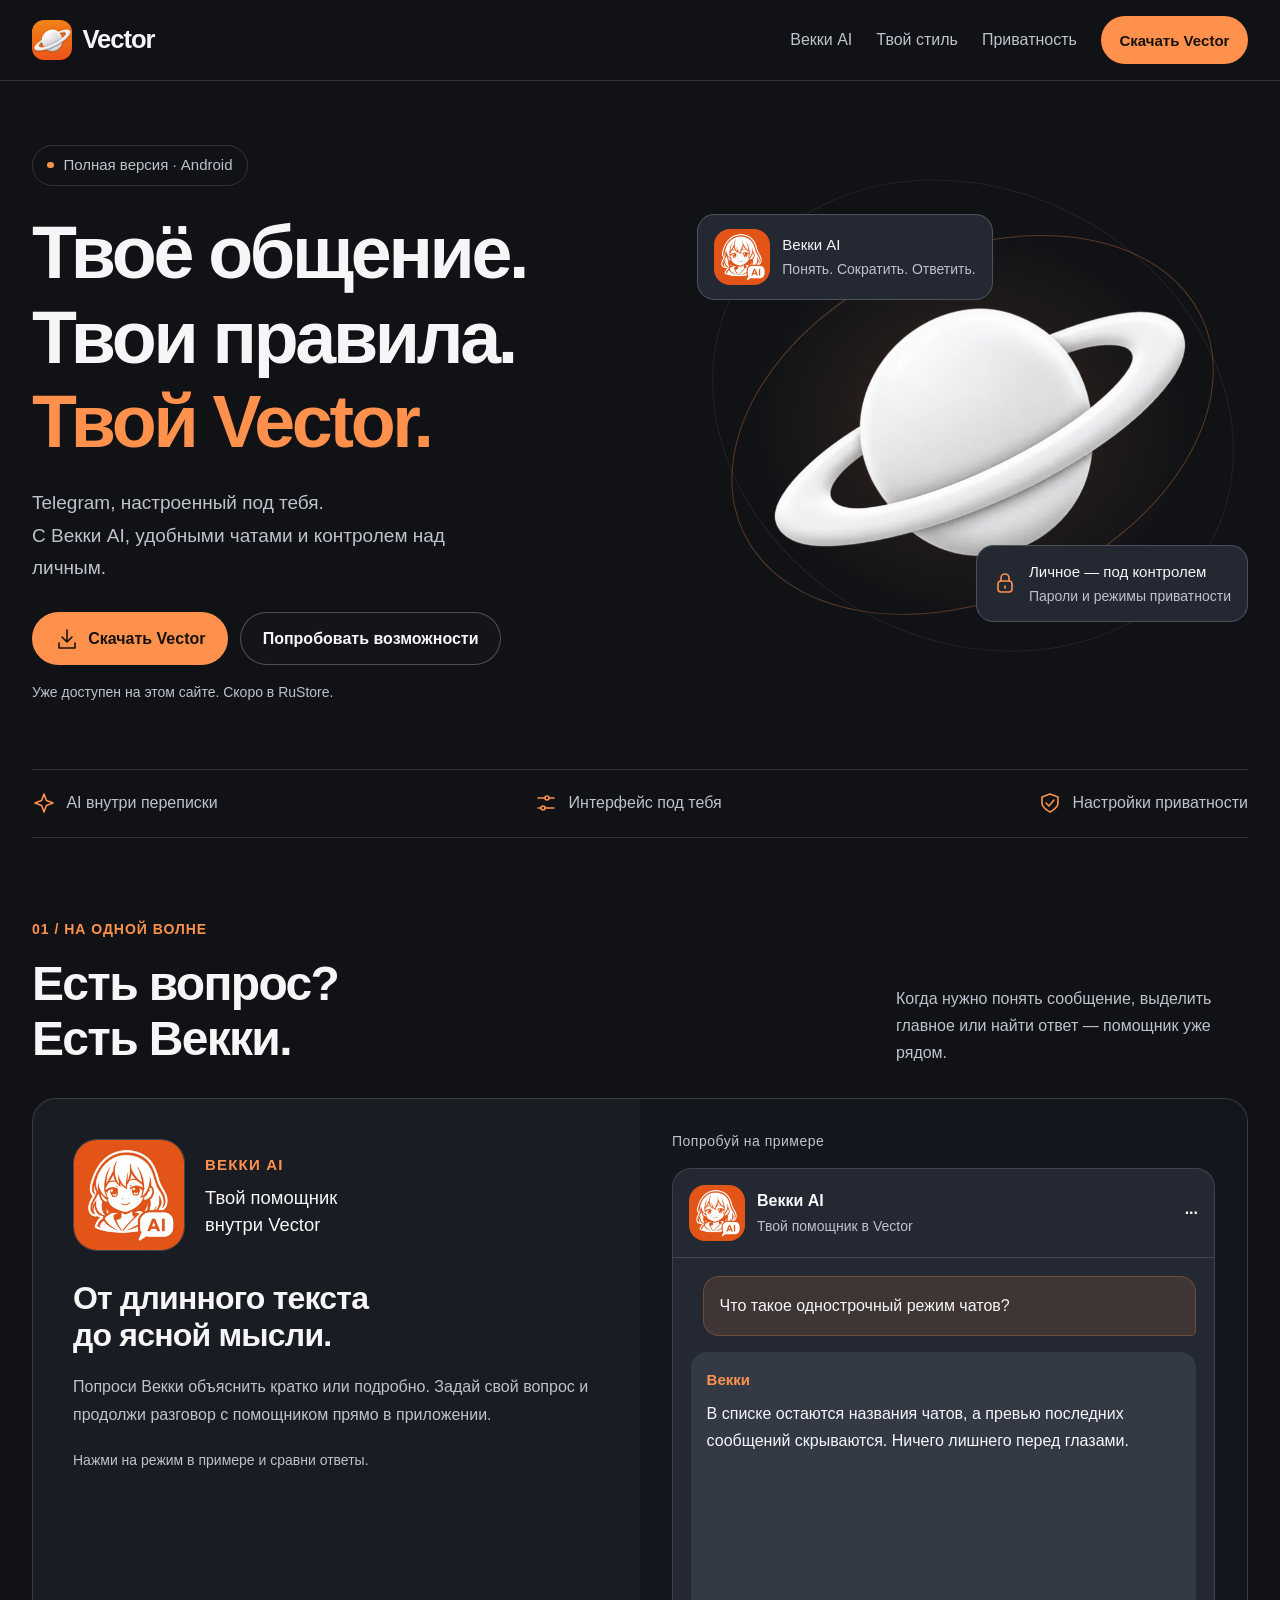
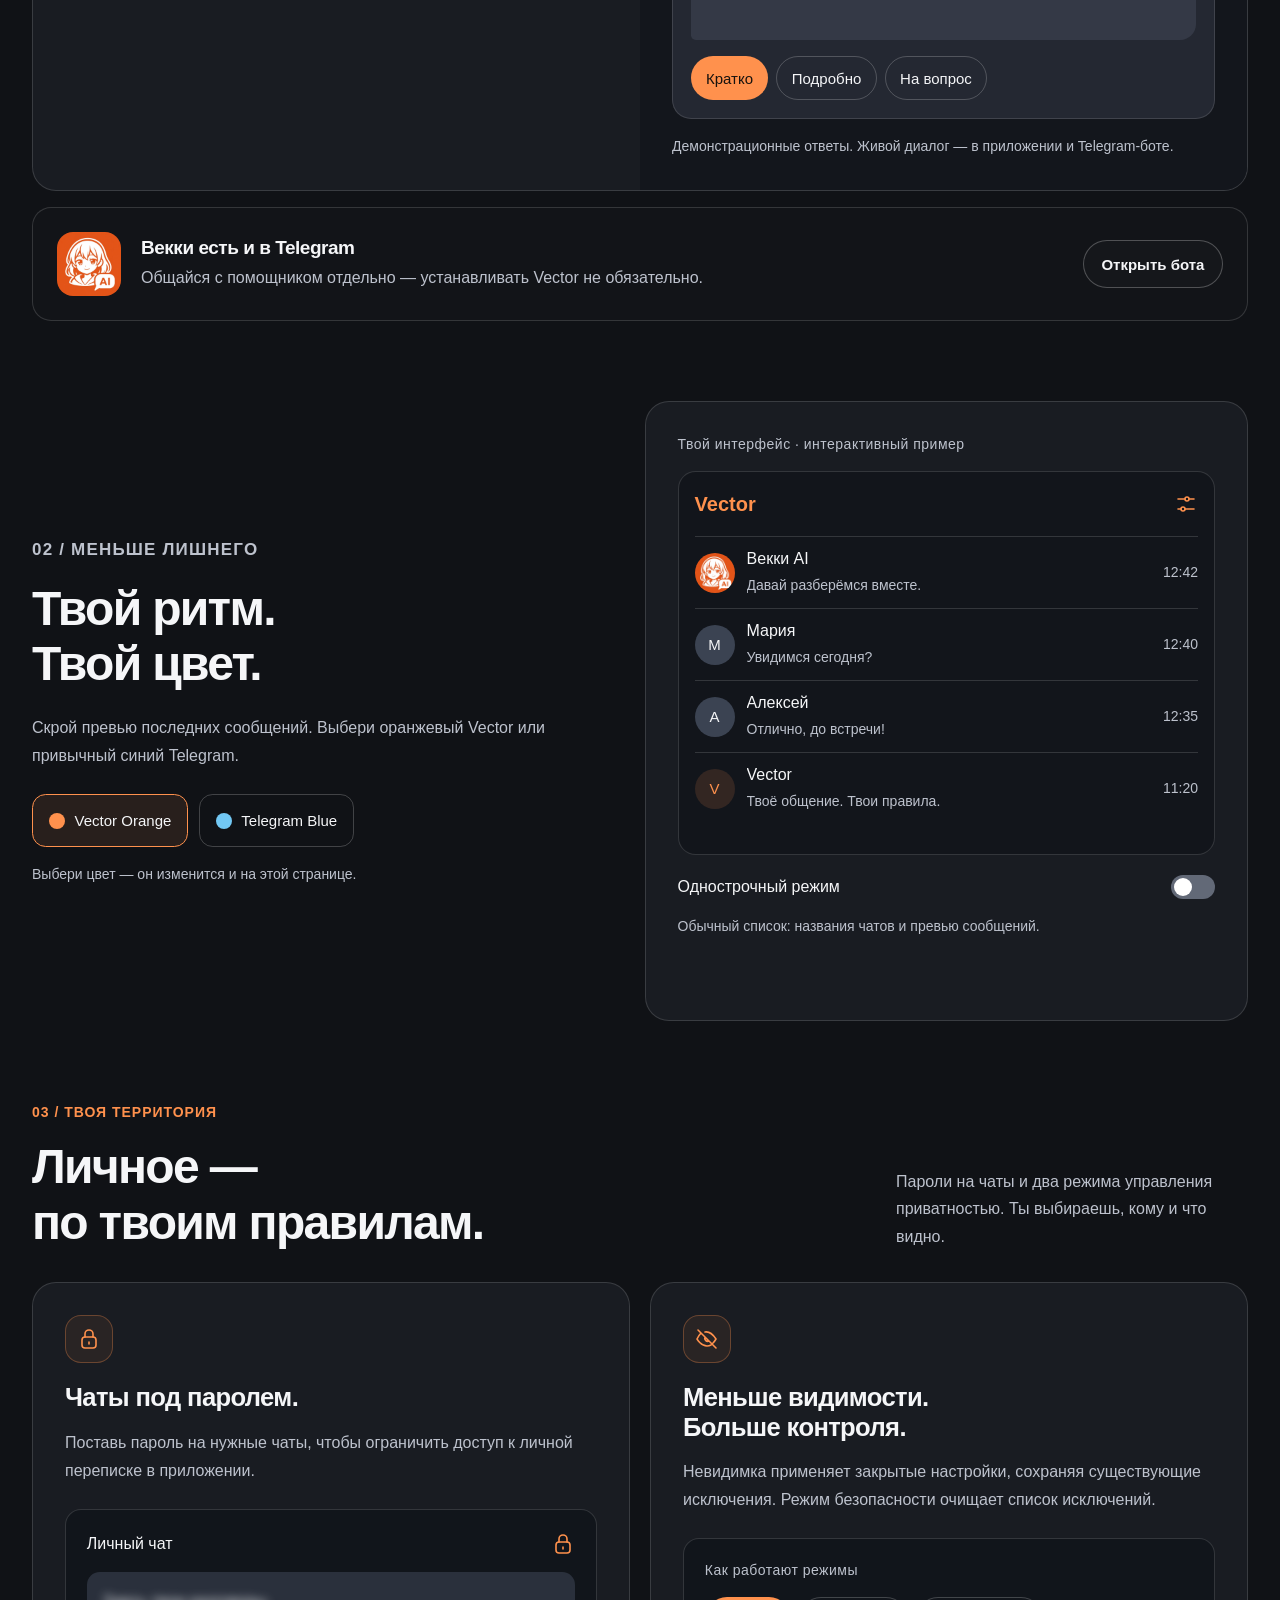
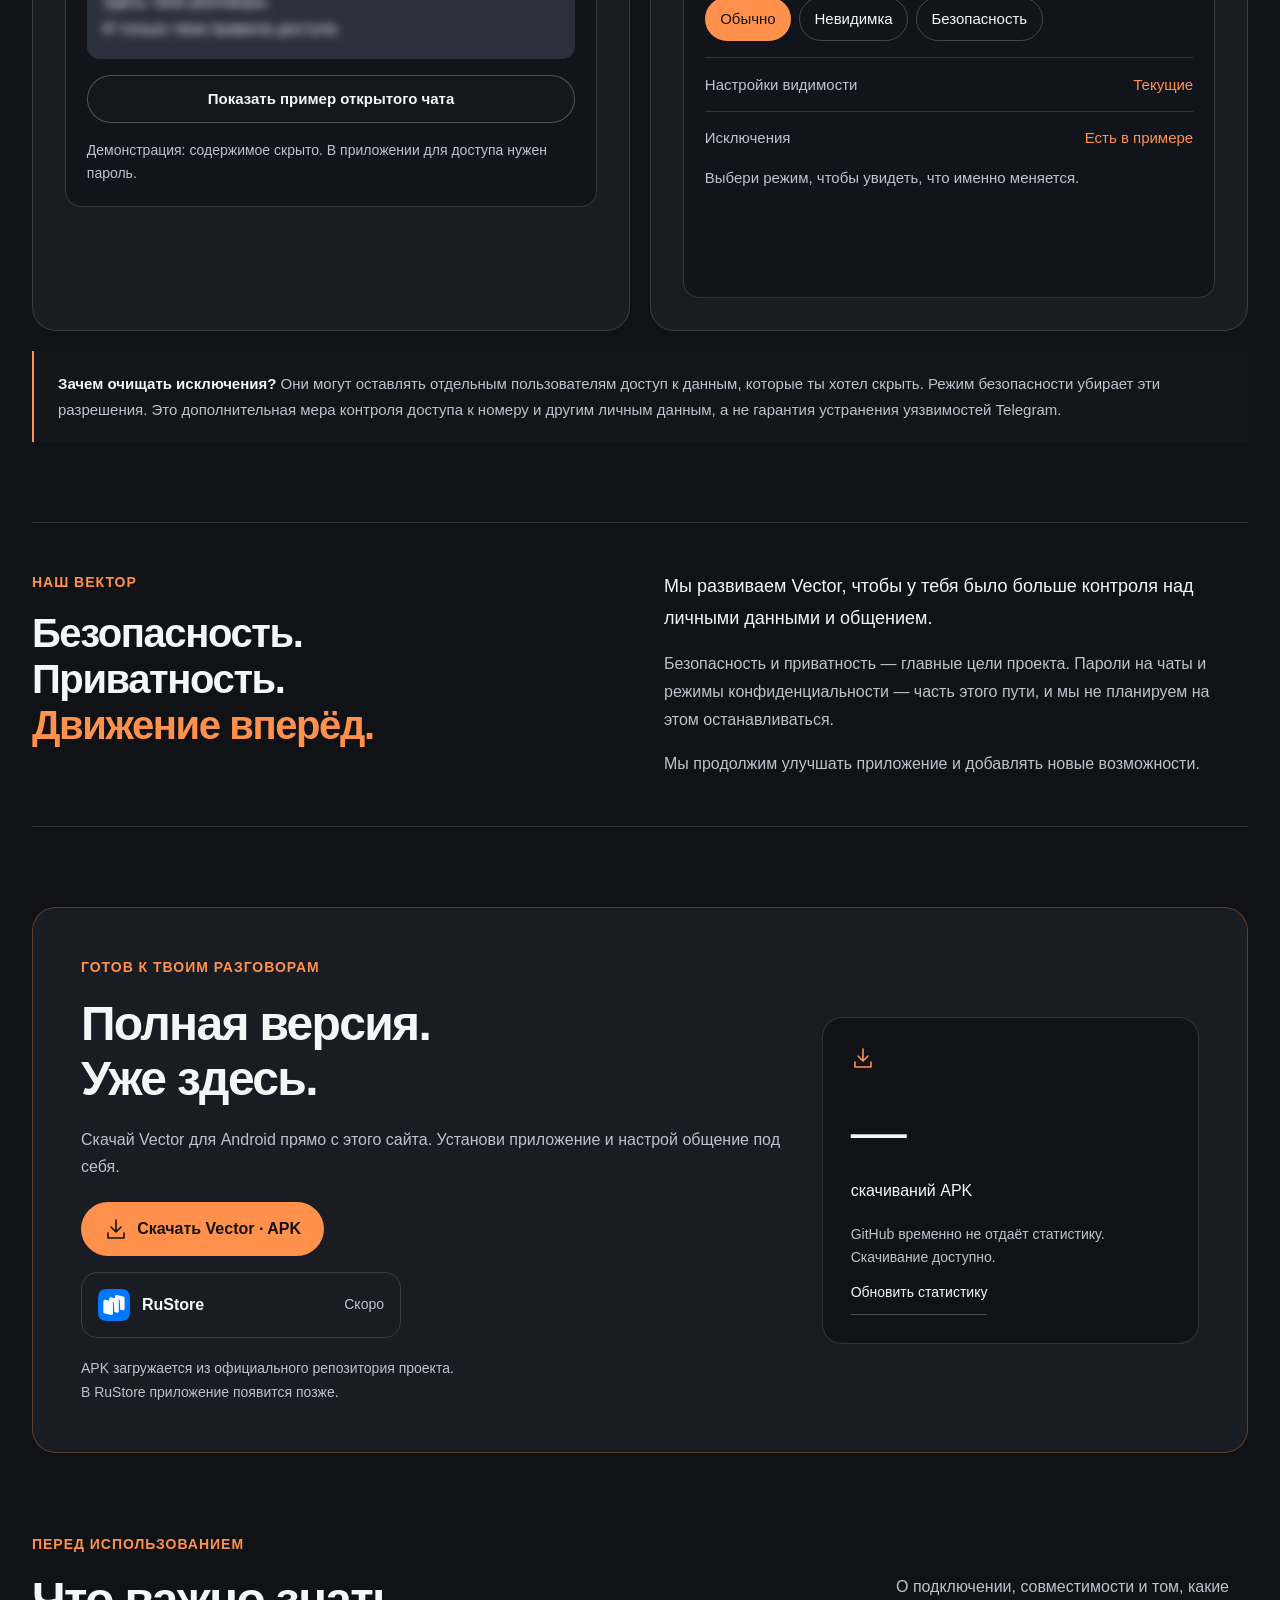
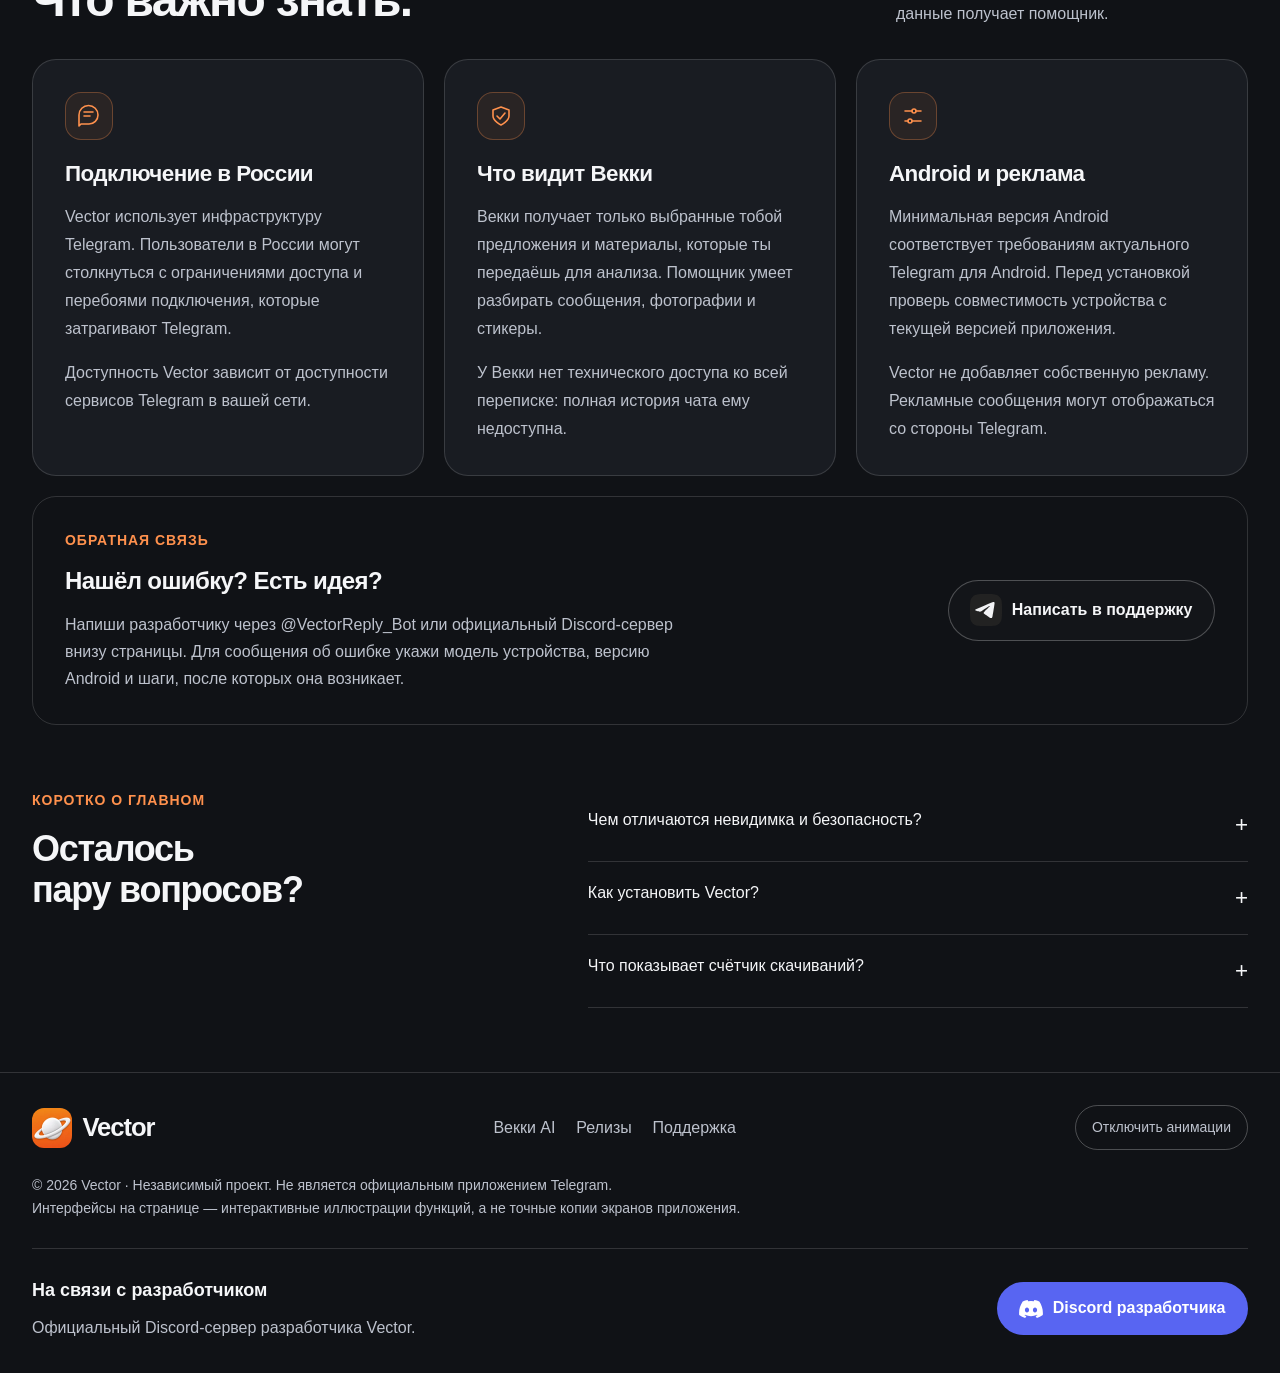
<file: index.html>
<!doctype html>
<html lang="ru"><head><meta charset="utf-8"><meta name="viewport" content="width=device-width,initial-scale=1"><meta name="theme-color" content="#101216"><meta name="color-scheme" content="dark"><meta name="supported-color-schemes" content="dark"><meta name="darkreader-lock"><meta name="description" content="Vector для Android: Telegram-клиент с Векки AI, однострочными чатами, паролями и режимами приватности. Полная версия доступна для скачивания."><title>Vector — твоё общение, твои правила</title><link rel="icon" href="[data-uri]">
<style>
:root{color-scheme:dark;color-scheme:only dark;--bg:#101216;--surface:#191c22;--text:#f5f6f8;--muted:#bdc2cd;--line:#ffffff24;--accent:#ff914d;--accent-rgb:255,145,77;--ink:#17120e}*{box-sizing:border-box}html{font-size:100%;scroll-behavior:smooth;scroll-padding-top:6rem;background:#101216;-webkit-text-size-adjust:100%;text-size-adjust:100%}body{margin:0;font:1rem/1.6 Arial,Helvetica,sans-serif;background:var(--bg);color:var(--text);-webkit-font-smoothing:antialiased}body.blue{--accent:#72c8f4;--accent-rgb:114,200,244;--ink:#10202b}body{-webkit-user-select:none;user-select:none;-webkit-touch-callout:none}img{-webkit-user-drag:none;user-drag:none;display:block;max-width:100%;height:auto}a{color:inherit;text-decoration:none}button{font:inherit;cursor:pointer;color:inherit}a,button{touch-action:manipulation;-webkit-tap-highlight-color:transparent}button:focus-visible,a:focus-visible,summary:focus-visible{outline:3px solid var(--accent);outline-offset:5px}h1,h2,h3,p{margin:0}h1,h2,h3{line-height:1.15;overflow-wrap:break-word}h1{font-size:4.6rem;letter-spacing:-.045em}h2{font-size:3rem;letter-spacing:-.035em;font-weight:600}h3{font-size:1.6rem;letter-spacing:-.025em}svg{width:1.5rem;height:1.5rem;fill:none;stroke:currentColor;stroke-width:1.6;stroke-linecap:round;stroke-linejoin:round;flex-shrink:0}.wrap{width:calc(100% - 4rem);max-width:76rem;margin:auto}.skip{position:fixed;top:-5rem;left:1rem;background:white;color:#101216;padding:1rem;z-index:100}.skip:focus{top:1rem}.progress{position:fixed;inset:0 0 auto;height:3px;transform-origin:left;transform:scaleX(0);background:var(--accent);z-index:60;pointer-events:none}header{position:sticky;top:0;background:#101216;z-index:50;border-bottom:1px solid var(--line)}.nav{display:flex;align-items:center;gap:1.5rem;min-height:5rem;padding-block:.75rem}.brand{display:flex;align-items:center;gap:.65rem;font-size:1.6rem;line-height:1;font-weight:700;letter-spacing:-.04em}.brand img{width:2.5rem;height:2.5rem;border-radius:.75rem}.navlinks{display:flex;gap:1.5rem;margin-left:auto;font-size:1rem;color:var(--muted)}.navlinks a:hover,.footer-links a:hover{color:var(--accent)}.btn{display:inline-flex;justify-content:center;align-items:center;gap:.6rem;min-height:3rem;padding:.85rem 1.35rem;background:var(--accent);color:var(--ink);border:1px solid transparent;border-radius:2rem;font-size:1rem;font-weight:700;line-height:1.4;text-align:center;transition:background .2s,transform .2s;max-width:100%}.btn:hover{transform:translateY(-2px)}.btn.ghost{background:#ffffff04;color:var(--text);border-color:#ffffff40}.btn.ghost:hover{background:#ffffff10}.btn.small{font-size:.9375rem;padding:.7rem 1.1rem}.actions{display:flex;gap:.75rem;flex-wrap:wrap;margin-top:1.75rem}.eyebrow{font-size:.875rem;font-weight:700;letter-spacing:.07em;text-transform:uppercase;color:var(--accent);margin-bottom:1rem}.pill{display:inline-flex;align-items:center;gap:.6rem;font-size:.9375rem;line-height:1.5;color:var(--muted);border:1px solid var(--line);padding:.5rem .9rem;border-radius:2rem}.pill i{width:.4rem;height:.4rem;background:var(--accent);border-radius:50%;flex-shrink:0}.hero{display:grid;grid-template-columns:1.15fr 1fr;align-items:center;gap:2rem;padding:4rem 0}.hero .pill{margin-bottom:1.6rem}.hero h1 em{font-style:normal;color:var(--accent)}.lead{font-size:1.1875rem;line-height:1.7;color:var(--muted);margin-top:1.4rem;max-width:30rem}.micro,.caption,.fineprint{font-size:.875rem!important;line-height:1.65;color:var(--muted);margin-top:1rem}.hero-space{height:30rem;position:relative;isolation:isolate;min-width:0}.space-glow{position:absolute;inset:5%;background:radial-gradient(ellipse,rgba(var(--accent-rgb),.16),transparent 65%)}.orbit{position:absolute;left:4%;top:14%;width:92%;height:72%;border:1px solid rgba(var(--accent-rgb),.3);border-radius:50%;transform:rotate(-25deg);pointer-events:none}.orbit.second{inset:1%;width:98%;height:94%;transform:rotate(28deg);border-color:#ffffff12}.planet-wrap{position:absolute;inset:4% -4%;pointer-events:none;will-change:transform;backface-visibility:hidden}.planet{width:100%;height:100%;object-fit:contain;pointer-events:none;animation:float 8s ease-in-out infinite}.space-chip{position:absolute;display:flex;gap:.75rem;align-items:center;padding:.9rem 1rem;border:1px solid #ffffff30;border-radius:1.1rem;background:#242832;z-index:4;font-size:.9375rem;line-height:1.4;max-width:95%}.space-chip small{display:block;font-size:.875rem;color:var(--muted);margin-top:.3rem}.space-chip svg{color:var(--accent)}.chip-ai{left:0;top:6%}.chip-lock{right:0;bottom:9%}.space-note{display:none}.vekki-icon{width:3.5rem;height:3.5rem;object-fit:cover;border-radius:1rem;flex-shrink:0}.intro-line{display:flex;justify-content:space-between;gap:1.25rem;padding:1.3rem 0;border-block:1px solid var(--line);font-size:1rem;color:var(--muted)}.intro-line span{display:flex;align-items:center;gap:.65rem}.intro-line svg{color:var(--accent)}.section{padding-top:5rem}.section-heading{display:flex;align-items:end;justify-content:space-between;gap:3rem;margin-bottom:2rem}.section-heading>p{font-size:1rem;line-height:1.7;color:var(--muted);max-width:22rem}.feature-shell{display:grid;grid-template-columns:1fr 1fr;border:1px solid var(--line);border-radius:1.5rem;background:var(--surface);overflow:hidden}.copy{padding:2.5rem;min-width:0}.copy h3{font-size:2rem}.copy>p:not(.eyebrow){font-size:1rem;line-height:1.75;color:var(--muted);margin-top:1.2rem}.vekki-identity{display:flex;align-items:center;gap:1.25rem;margin-bottom:1.8rem}.vekki-identity>img{width:7rem;height:7rem;object-fit:cover;border-radius:1.5rem;flex-shrink:0;border:1px solid #ffffff30}.vekki-identity span{font-size:.9375rem;letter-spacing:.08em;color:var(--accent);font-weight:700}.vekki-identity p{font-size:1.15rem;line-height:1.5;margin-top:.4rem}.feature-list{list-style:none;margin:1.5rem 0 0;padding:0}.feature-list li{display:flex;gap:.8rem;border-top:1px solid var(--line);padding:.8rem 0;font-size:1rem}.feature-list span{color:var(--accent)}.ai-art{background:#13161c;padding:2rem;min-width:0;display:flex;flex-direction:column;justify-content:center}.demo-caption{font-size:.875rem;line-height:1.5;letter-spacing:.035em;color:var(--muted);margin-bottom:1rem}.chat-window{background:#242832;border:1px solid #ffffff20;border-radius:1.2rem;min-width:0;overflow:hidden}.chat-top{display:flex;gap:.75rem;align-items:center;padding:1rem;border-bottom:1px solid var(--line);font-size:1rem;font-weight:700;line-height:1.4}.chat-top small{display:block;color:var(--muted);font-size:.875rem;font-weight:400;margin-top:.3rem}.ai-avatar{width:3.5rem;height:3.5rem;border-radius:1rem;overflow:hidden;flex-shrink:0}.ai-avatar img,.vekki-avatar img{width:100%;height:100%;object-fit:cover}.dots{margin-left:auto}.chat-body{padding:1.1rem}.message{padding:1rem;background:#343946;border-radius:1rem;font-size:1rem;line-height:1.65}.message.sent{background:rgba(var(--accent-rgb),.12);border:1px solid rgba(var(--accent-rgb),.25);margin-left:.75rem;border-bottom-right-radius:.3rem}.message.reply{margin-top:1rem;min-height:18rem;border-bottom-left-radius:.3rem}.reply strong{display:block;font-size:.9375rem;color:var(--accent);margin-bottom:.5rem}.demo-controls{display:flex;gap:.5rem;flex-wrap:wrap;margin-top:1rem}.choice{padding:.7rem .9rem;min-height:2.75rem;border:1px solid #ffffff35;background:transparent;border-radius:2rem;font-size:.9375rem;line-height:1.3;color:var(--text)}.choice[aria-pressed=true]{background:var(--accent);color:var(--ink);border-color:transparent}.demo-footnote{font-size:.875rem;line-height:1.65;color:var(--muted);margin-top:1rem}.bot-strip{display:flex;align-items:center;gap:1.25rem;padding:1.5rem;border:1px solid var(--line);border-radius:1.2rem;margin-top:1rem;background:#ffffff03}.bot-strip h3{font-size:1.1875rem;margin-bottom:.4rem}.bot-strip p{font-size:1rem;color:var(--muted)}.bot-strip .btn{margin-left:auto;flex-shrink:0}.bot-strip .vekki-icon{width:4rem;height:4rem}.personalization{display:grid;grid-template-columns:1fr 1.1fr;gap:4rem;align-items:center}.personalization .copy{padding:0}.personalization h2{margin-bottom:1.4rem}.personalization p{font-size:1.0625rem;line-height:1.75;color:var(--muted)}.swatches{display:flex;flex-wrap:wrap;gap:.65rem;margin-top:1.5rem}.swatch{display:flex;align-items:center;gap:.6rem;padding:.85rem 1rem;border:1px solid #ffffff35;border-radius:.85rem;background:transparent;font-size:.9375rem;min-height:3rem}.swatch i{width:1rem;height:1rem;background:#ff914d;border-radius:50%;flex-shrink:0}.swatch[data-color=blue] i{background:#72c8f4}.swatch[aria-pressed=true]{border-color:var(--accent);background:rgba(var(--accent-rgb),.1)}.settings-demo{padding:2rem;background:var(--surface);border:1px solid var(--line);border-radius:1.5rem;min-width:0;align-self:start}.list-window{height:24rem;min-height:24rem;background:#12151b;border:1px solid var(--line);border-radius:1.1rem;padding:0 1rem;transform:none!important}.list-title{height:4rem;display:flex;align-items:center;justify-content:space-between;color:var(--accent);font-size:1.25rem;font-weight:700}.chat-row,.one-line .chat-row{display:grid;grid-template-columns:2.5rem minmax(0,1fr) 3rem;align-items:center;gap:.75rem;height:4.5rem;padding:0;border-top:1px solid var(--line)}.avatar,.one-line .avatar{width:2.5rem;height:2.5rem;display:grid;place-items:center;border-radius:50%;background:#3b4352;font-size:.9375rem;overflow:hidden}.avatar.accent{color:var(--accent);background:rgba(var(--accent-rgb),.14)}.chat-info{position:relative;min-width:0;height:3.1rem}.chat-info b{position:absolute;top:0;left:0;right:0;line-height:1.4rem;font-size:1rem;white-space:nowrap;overflow:hidden;text-overflow:ellipsis;font-weight:500}.chat-info p,.one-line .chat-info p{position:absolute;left:0;right:0;top:1.65rem;height:1.4rem;max-height:1.4rem;margin:0;font-size:.875rem;line-height:1.4rem;white-space:nowrap;overflow:hidden;text-overflow:ellipsis;transition:opacity .2s;color:var(--muted)}.one-line .chat-info p{opacity:0;pointer-events:none}.chat-time{font-size:.875rem;font-variant-numeric:tabular-nums;text-align:right;line-height:1.4rem;color:var(--muted)}.setting-toggle{width:100%;display:flex;align-items:center;justify-content:space-between;gap:1rem;padding:1.2rem 0 .4rem;border:0;background:none;text-align:left;font-size:1rem;min-height:3rem}.toggle{width:2.75rem;height:1.5rem;border-radius:2rem;background:#626977;position:relative;flex-shrink:0}.toggle:after{content:'';position:absolute;width:1.125rem;height:1.125rem;background:white;border-radius:50%;top:.1875rem;left:.1875rem;transition:transform .2s}[aria-checked=true] .toggle{background:var(--accent)}[aria-checked=true] .toggle:after{transform:translateX(1.25rem)}.setting-help{font-size:.875rem!important;min-height:4.5rem;line-height:1.5!important;margin-top:.6rem;color:var(--muted)}.privacy-grid{display:grid;grid-template-columns:1fr 1fr;gap:1.25rem}.privacy-card,.info-card{padding:2rem;border:1px solid var(--line);background:var(--surface);border-radius:1.5rem;min-width:0}.card-icon{width:3rem;height:3rem;display:grid;place-items:center;color:var(--accent);border:1px solid rgba(var(--accent-rgb),.3);border-radius:1rem;margin-bottom:1.3rem;background:rgba(var(--accent-rgb),.07)}.privacy-card>p,.info-card p{font-size:1rem;line-height:1.75;color:var(--muted);margin-top:1rem}.lock-demo,.privacy-demo{background:#11151b;padding:1.3rem;border:1px solid var(--line);border-radius:1rem;margin-top:1.5rem}.lock-demo-head{display:flex;justify-content:space-between;align-items:center;gap:1rem;font-size:1rem}.lock-demo-head svg{color:var(--accent)}.secret-message{padding:1rem;background:#2a303c;border-radius:.8rem;font-size:1rem;margin-top:1rem;line-height:1.7}.secret-message span{display:block;filter:blur(5px);transition:filter .3s}.lock-demo.unlocked .secret-message span{filter:none}.lock-demo .btn{width:100%;margin-top:1rem}.privacy-demo .demo-controls{margin:0 0 1rem}.privacy-row{display:flex;justify-content:space-between;gap:1rem;border-top:1px solid var(--line);padding:.9rem 0;font-size:.9375rem;color:var(--muted)}.privacy-row b{color:var(--accent);text-align:right;font-weight:500}.mode-explanation{font-size:.9375rem;line-height:1.7;color:var(--muted);min-height:7rem}.security-note{margin-top:1.25rem;border-left:2px solid var(--accent);padding:1.2rem 1.5rem;background:#ffffff03;font-size:.9375rem;line-height:1.75;color:var(--muted)}.security-note strong{color:var(--text)}.mission{display:grid;grid-template-columns:1fr 1fr;gap:3rem;padding:3rem 0;border-block:1px solid var(--line)}.mission h2{font-size:2.5rem}.mission h2 span{color:var(--accent)}.mission-copy{align-self:center}.mission-copy p{font-size:1rem;line-height:1.75;color:var(--muted);margin-bottom:1rem}.mission-copy p:first-child{font-size:1.125rem;color:var(--text)}.mission-copy p:last-child{margin:0}.download{display:grid;grid-template-columns:1.3fr .7fr;align-items:center;gap:2.5rem;padding:3rem;border:1px solid rgba(var(--accent-rgb),.3);border-radius:1.5rem;background:var(--surface)}.download p{font-size:1rem;line-height:1.7;color:var(--muted);margin-top:1.2rem}.download .eyebrow{color:var(--accent);font-size:.875rem;margin-top:0}.download .actions{margin-top:1.4rem}.rustore{display:flex;align-items:center;gap:.75rem;border:1px solid var(--line);border-radius:1rem;margin-top:1rem;padding:1rem;width:20rem;max-width:100%}.rustore strong{font-size:1rem}.rustore span{margin-left:auto;font-size:.875rem;color:var(--muted)}.counter-card{min-width:0;padding:1.75rem;background:#101216;border:1px solid var(--line);border-radius:1.25rem}.counter-card svg{color:var(--accent);margin-bottom:1.4rem}.count{font-size:3.5rem;line-height:1.1;letter-spacing:-.04em;overflow-wrap:anywhere}.count-label{font-size:1rem;margin-top:1rem}.counter-card .count-note{font-size:.875rem;color:var(--muted);min-height:3rem}.count-retry{border:0;border-bottom:1px solid #ffffff40;background:none;font-size:.875rem;padding:.6rem 0;color:var(--text);min-height:2.75rem}.count-retry:disabled{opacity:.6}.info-grid{display:grid;grid-template-columns:repeat(3,minmax(0,1fr));gap:1.25rem}.info-card h3{font-size:1.4rem}.support-strip{display:flex;justify-content:space-between;align-items:center;gap:2rem;padding:2rem;border:1px solid var(--line);border-radius:1.5rem;margin-top:1.25rem}.support-strip h3{font-size:1.5rem}.support-strip p:not(.eyebrow){font-size:1rem;color:var(--muted);line-height:1.7;margin-top:1rem;max-width:40rem}.support-strip .btn{flex-shrink:0}.faq{display:grid;grid-template-columns:1fr 1.3fr;gap:3rem;padding:4rem 0}.faq h2{font-size:2.25rem}.faq details{padding:1.2rem 0;border-bottom:1px solid var(--line)}.faq summary{display:flex;justify-content:space-between;gap:1rem;font-size:1rem;line-height:1.5;list-style:none;cursor:pointer}.faq summary::-webkit-details-marker{display:none}.faq summary:after{content:'+';font-size:1.4rem}.faq details[open] summary:after{content:'−'}.faq details p{font-size:1rem;line-height:1.75;color:var(--muted);margin-top:1rem}.faq details a{color:var(--accent);text-decoration:underline}footer{padding:2rem 0;border-top:1px solid var(--line)}.footer-row{display:flex;align-items:center;justify-content:space-between;gap:1.5rem;flex-wrap:wrap}.footer-links{display:flex;gap:1.3rem;flex-wrap:wrap;font-size:1rem;color:var(--muted)}.motion-toggle{font-size:.875rem;background:transparent;color:var(--muted);border:1px solid #ffffff40;border-radius:2rem;min-height:2.75rem;padding:.65rem 1rem}.fineprint{margin-top:1.5rem}.developer-community{display:flex;align-items:center;justify-content:space-between;gap:2rem;margin-top:1.7rem;padding-top:1.7rem;border-top:1px solid var(--line)}.developer-community strong{font-size:1.125rem}.developer-community p{font-size:1rem;line-height:1.7;color:var(--muted);margin-top:.6rem}.discord-button{background:#5865f2;color:white;flex-shrink:0}.discord-icon{width:1.5rem;height:1.5rem}.reveal{transition:opacity .55s,transform .55s}.js .reveal.wait{opacity:0;transform:translateY(20px)}.spotlight{position:relative}.spotlight:after{content:'';position:absolute;inset:0;border-radius:inherit;background:radial-gradient(320px circle at var(--mx,-500px) var(--my,-500px),rgba(var(--accent-rgb),.05),transparent 80%);pointer-events:none}.answer{animation:appear .2s ease}[hidden]{display:none!important}@keyframes float{50%{transform:translateY(-10px) rotate(-2deg)}}@keyframes appear{from{opacity:.5}to{opacity:1}}
@media(min-width:90rem){html{font-size:112.5%}}
@media(max-width:70rem){h1{font-size:3.65rem}.hero-space{height:27rem}.navlinks{gap:1rem}.copy,.ai-art,.privacy-card,.settings-demo{padding:1.5rem}.personalization{gap:2rem}.info-grid{grid-template-columns:1fr}.info-card{padding:1.5rem}.support-strip{align-items:flex-start;flex-direction:column}.download{padding:2rem;gap:1.5rem}.hero .actions{flex-direction:column;align-items:flex-start}}
@media(max-width:56rem){.navlinks{display:none}.nav{justify-content:space-between}.hero{grid-template-columns:1fr;padding:2.5rem 0;gap:1rem}.hero h1{font-size:3.6rem}.hero .actions{flex-direction:row}.hero-space{width:100%;max-width:31rem;margin:auto;height:26rem}.intro-line{flex-wrap:wrap;justify-content:center}.feature-shell,.personalization,.privacy-grid,.mission,.download,.faq{grid-template-columns:1fr}.section-heading{display:block}.section-heading>p{max-width:36rem;margin-top:1.3rem}.section{padding-top:3.5rem}.personalization{gap:1.7rem}.copy,.ai-art{padding:2rem}.message.reply{min-height:15rem}.bot-strip{flex-wrap:wrap}.bot-strip>div{flex:1;min-width:12rem}.bot-strip .btn{margin-left:0}.mission{gap:1.5rem;padding:2rem 0}.download{padding:2rem}.counter-card{max-width:none}.faq{gap:1.3rem;padding:3rem 0}.developer-community{align-items:flex-start;flex-direction:column}.settings-demo{max-width:100%;width:100%}.mode-explanation{min-height:5rem}}
@media(max-width:36rem){.wrap{width:calc(100% - 2rem)}.nav{gap:.6rem;min-height:4.5rem}.brand{font-size:1.45rem}.brand img{width:2.25rem;height:2.25rem}.nav .btn{font-size:.875rem;padding:.65rem .9rem}h1,.hero h1{font-size:2.65rem;letter-spacing:-.045em}h2{font-size:2.2rem}.hero .pill{font-size:.875rem}.lead{font-size:1.0625rem}.hero-space{height:23rem}.chip-ai{top:5%}.chip-lock{bottom:6%}.space-chip{font-size:.875rem;padding:.7rem .8rem;gap:.6rem}.space-chip small{font-size:.875rem}.space-chip .vekki-icon{width:2.75rem;height:2.75rem}.hero .actions .btn{width:100%}.intro-line{justify-content:flex-start;font-size:.9375rem}.intro-line span:last-child{display:none}.copy,.ai-art,.privacy-card,.settings-demo,.download,.info-card,.support-strip{padding:1.25rem}.copy h3{font-size:1.65rem}.vekki-identity>img{width:6rem;height:6rem}.vekki-identity{gap:1rem}.vekki-identity p{font-size:1rem}.chat-body{padding:.85rem}.message{font-size:.9375rem;padding:.85rem}.message.reply{min-height:18rem}.chat-top{padding:.85rem}.chat-top small{font-size:.875rem}.ai-avatar{width:3rem;height:3rem}.dots{display:none}.demo-controls{gap:.4rem}.choice{font-size:.875rem;padding:.7rem .8rem}.bot-strip{padding:1.25rem}.bot-strip>div{min-width:9rem}.bot-strip .btn{width:100%}.swatches{gap:.5rem}.swatch{font-size:.875rem;padding:.8rem .75rem}.list-window{padding:0 .7rem}.chat-row,.one-line .chat-row{grid-template-columns:2.2rem minmax(0,1fr) 2.75rem;gap:.5rem}.avatar,.one-line .avatar{width:2.2rem;height:2.2rem}.chat-info b{font-size:.9375rem}.chat-time{font-size:.875rem}.privacy-demo,.lock-demo{padding:1rem}.privacy-row{flex-wrap:wrap;font-size:.9375rem}.privacy-row b{margin-left:auto}.mission h2{font-size:2.05rem}.download h2{font-size:2.2rem}.download .btn,.support-strip .btn,.developer-community .btn{width:100%}.counter-card{padding:1.4rem}.count{font-size:3rem}.faq h2{font-size:2rem}.security-note{padding:1rem}.footer-row{align-items:flex-start;flex-direction:column}.footer-links{gap:1rem}.developer-community{gap:1.25rem}.btn{overflow-wrap:anywhere}.setting-help{min-height:5rem}}
@media(max-width:22rem){.wrap{width:calc(100% - 1.5rem)}.brand{font-size:1.25rem}.brand img{width:2rem;height:2rem}.nav .btn{padding:.65rem .7rem}.hero h1{font-size:2.35rem}.hero-space{height:21rem}.vekki-identity>img{width:5rem;height:5rem}.vekki-identity{gap:.75rem}.space-chip{padding:.6rem}.space-chip small{max-width:12rem}.copy,.ai-art,.settings-demo,.privacy-card{padding:1rem}.privacy-demo .demo-controls{flex-direction:column}.privacy-demo .choice{width:100%}}
@media(prefers-reduced-motion:reduce){html{scroll-behavior:auto}*,*:before,*:after{animation:none!important;transition:none!important}.js .reveal.wait{opacity:1;transform:none}.planet-wrap{transform:none!important}}body.no-motion *{animation:none!important;transition:none!important}body.no-motion .reveal{opacity:1!important;transform:none!important}body.no-motion .planet-wrap{transform:none!important}
@supports not (display:grid){.hero,.feature-shell,.personalization,.privacy-grid,.mission,.download,.faq,.info-grid{display:block}.hero-space,.ai-art,.settings-demo,.privacy-card,.info-card,.counter-card{margin-top:1.5rem}.chat-row{display:flex}.chat-info{flex:1}.chat-time{width:3rem}}

.service-icon{display:block;width:2rem;height:2rem;min-width:2rem;max-width:none;flex:0 0 2rem;object-fit:contain;align-self:center;border:0;transform:none;filter:none}
</style></head><body>
<svg aria-hidden="true" style="display:none" xmlns="http://www.w3.org/2000/svg"><symbol id="spark" viewBox="0 0 24 24"><path d="m12 3 2.4 6.6L21 12l-6.6 2.4L12 21l-2.4-6.6L3 12l6.6-2.4Z"/></symbol><symbol id="lock" viewBox="0 0 24 24"><rect x="5" y="10" width="14" height="11" rx="3"/><path d="M8 10V7a4 4 0 0 1 8 0v3m-4 5v2"/></symbol><symbol id="shield" viewBox="0 0 24 24"><path d="m12 3 8 3v6c0 5-8 9-8 9s-8-4-8-9V6Zm-4 9 3 3 5-6"/></symbol><symbol id="chat" viewBox="0 0 24 24"><path d="M21 11a9 9 0 0 1-9 9H4l-2 2V11a9 9 0 0 1 19 0ZM7 8h9M7 12h6"/></symbol><symbol id="download-icon" viewBox="0 0 24 24"><path d="M12 3v12m-5-5 5 5 5-5M4 16v5h16v-5"/></symbol><symbol id="eye" viewBox="0 0 24 24"><path d="M3 3 21 21M10 5c5-1 9 4 11 7a20 20 0 0 1-3 4M6 6a23 23 0 0 0-4 6s4 7 10 7c2 0 3-.5 4-1M10 10a3 3 0 0 0 4 4"/></symbol><symbol id="sliders" viewBox="0 0 24 24"><path d="M4 7h7m4 0h5M4 17h3m4 0h9"/><circle cx="13" cy="7" r="2"/><circle cx="9" cy="17" r="2"/></symbol></svg>
<a class="skip" href="#main">Перейти к содержимому</a><div class="progress" aria-hidden="true"></div>
<header><div class="wrap nav"><a class="brand" href="#" aria-label="Vector — главная"><img src="[data-uri]" alt="">Vector</a><nav class="navlinks" aria-label="Навигация"><a href="#ai">Векки AI</a><a href="#style">Твой стиль</a><a href="#privacy">Приватность</a></nav><a class="btn small" href="#download">Скачать Vector</a></div></header>
<main id="main"><div class="wrap"><section class="hero"><div><div class="pill"><i aria-hidden="true"></i> Полная версия · Android</div><h1>Твоё общение.<br>Твои правила.<br><em>Твой Vector.</em></h1><p class="lead">Telegram, настроенный под тебя.<br>С Векки AI, удобными чатами и контролем над личным.</p><div class="actions"><a class="btn" href="#download"><svg aria-hidden="true"><use href="#download-icon"/></svg>Скачать Vector</a><a class="btn ghost" href="#ai">Попробовать возможности</a></div><p class="micro">Уже доступен на этом сайте. Скоро в RuStore.</p></div><div class="hero-space" id="orbit-scene"><div class="space-glow"></div><div class="orbit" aria-hidden="true"></div><div class="orbit second" aria-hidden="true"></div><div class="planet-wrap"><img class="planet" src="[data-uri]" alt="Белая планета с кольцами — символ Vector" fetchpriority="high"></div><div class="space-chip chip-ai"><img class="vekki-icon" src="[data-uri]" alt=""><div>Векки AI<small>Понять. Сократить. Ответить.</small></div></div><div class="space-chip chip-lock"><svg aria-hidden="true"><use href="#lock"/></svg><div>Личное — под контролем<small>Пароли и режимы приватности</small></div></div><p class="space-note">Другая орбита. <b>Тот же Telegram.</b></p></div></section>
<div class="intro-line"><span><svg aria-hidden="true"><use href="#spark"/></svg>AI внутри переписки</span><span><svg aria-hidden="true"><use href="#sliders"/></svg>Интерфейс под тебя</span><span><svg aria-hidden="true"><use href="#shield"/></svg>Настройки приватности</span></div>
<section class="section" id="ai"><div class="section-heading reveal"><div><p class="eyebrow">01 / На одной волне</p><h2>Есть вопрос?<br>Есть Векки.</h2></div><p>Когда нужно понять сообщение, выделить главное или найти ответ — помощник уже рядом.</p></div><div class="feature-shell reveal spotlight"><div class="copy"><div class="vekki-identity"><img src="[data-uri]" alt="Векки AI — белый персонаж на оранжевом фоне" width="112" height="112"><div><span>ВЕККИ AI</span><p>Твой помощник<br>внутри Vector</p></div></div><h3>От длинного текста<br>до ясной мысли.</h3><p>Попроси Векки объяснить кратко или подробно. Задай свой вопрос и продолжи разговор с помощником прямо в приложении.</p><p class="micro">Нажми на режим в примере и сравни ответы.</p></div><div class="ai-art"><div class="demo-caption">Попробуй на примере</div><div class="chat-window"><div class="chat-top"><div class="ai-avatar"><img src="[data-uri]" alt="Иконка Векки AI"></div><div>Векки AI<small>Твой помощник в Vector</small></div><span class="dots" aria-hidden="true">···</span></div><div class="chat-body"><div class="message sent" id="ai-prompt">Что такое однострочный режим чатов?</div><div class="message reply"><strong>Векки</strong><div id="ai-answer" aria-live="polite">В списке остаются названия чатов, а превью последних сообщений скрываются. Ничего лишнего перед глазами.</div></div><div class="demo-controls" role="group" aria-label="Пример ответа Векки"><button class="choice" data-ai="short" aria-pressed="true">Кратко</button><button class="choice" data-ai="long" aria-pressed="false">Подробно</button><button class="choice" data-ai="question" aria-pressed="false">На вопрос</button></div></div></div><p class="demo-footnote">Демонстрационные ответы. Живой диалог — в приложении и Telegram-боте.</p></div></div><div class="bot-strip reveal"><img class="vekki-icon" src="[data-uri]" alt="Иконка Векки AI"><div><h3>Векки есть и в Telegram</h3><p>Общайся с помощником отдельно — устанавливать Vector не обязательно.</p></div><a class="btn ghost small" href="https://t.me/VekkiAI_Bot?start=_tgr_urrZQoI2MjAy" target="_blank" rel="noopener">Открыть бота</a></div></section>
<section class="section" id="style"><div class="personalization"><div class="copy reveal"><p class="eyebrow">02 / Меньше лишнего</p><h2>Твой ритм.<br>Твой цвет.</h2><p>Скрой превью последних сообщений. Выбери оранжевый Vector или привычный синий Telegram.</p><div class="swatches" role="group" aria-label="Попробовать цвет интерфейса"><button class="swatch" data-color="orange" aria-pressed="true"><i aria-hidden="true"></i>Vector Orange</button><button class="swatch" data-color="blue" aria-pressed="false"><i aria-hidden="true"></i>Telegram Blue</button></div><p class="micro" style="font-size:12px;margin-top:15px">Выбери цвет — он изменится и на этой странице.</p></div><div class="settings-demo spotlight reveal"><div class="demo-caption">Твой интерфейс · интерактивный пример</div><div class="list-window" id="chat-list"><div class="list-title">Vector<svg aria-hidden="true"><use href="#sliders"/></svg></div><div class="chat-row"><div class="avatar vekki-avatar"><img src="[data-uri]" alt=""></div><div class="chat-info"><b>Векки AI</b><p>Давай разберёмся вместе.</p></div><span class="chat-time">12:42</span></div><div class="chat-row"><div class="avatar">М</div><div class="chat-info"><b>Мария</b><p>Увидимся сегодня?</p></div><span class="chat-time">12:40</span></div><div class="chat-row"><div class="avatar">А</div><div class="chat-info"><b>Алексей</b><p>Отлично, до встречи!</p></div><span class="chat-time">12:35</span></div><div class="chat-row"><div class="avatar accent">V</div><div class="chat-info"><b>Vector</b><p>Твоё общение. Твои правила.</p></div><span class="chat-time">11:20</span></div></div><button class="setting-toggle" id="compact-toggle" role="switch" aria-checked="false" aria-controls="chat-list"><span>Однострочный режим</span><span class="toggle" aria-hidden="true"></span></button><p class="setting-help" id="compact-help" aria-live="polite">Обычный список: названия чатов и превью сообщений.</p></div></div></section>
<section class="section" id="privacy"><div class="section-heading reveal"><div><p class="eyebrow">03 / Твоя территория</p><h2>Личное —<br>по твоим правилам.</h2></div><p>Пароли на чаты и два режима управления приватностью. Ты выбираешь, кому и что видно.</p></div><div class="privacy-grid"><article class="privacy-card spotlight reveal"><div class="card-icon"><svg aria-hidden="true"><use href="#lock"/></svg></div><h3>Чаты под паролем.</h3><p>Поставь пароль на нужные чаты, чтобы ограничить доступ к личной переписке в приложении.</p><div class="lock-demo" id="lock-demo"><div class="lock-demo-head"><span>Личный чат</span><svg aria-hidden="true"><use href="#lock"/></svg></div><div class="secret-message"><span aria-hidden="true">Здесь твои разговоры.<br>И только твои правила доступа.</span></div><button class="btn ghost small" id="lock-toggle" aria-pressed="false">Показать пример открытого чата</button><p class="demo-footnote" id="lock-status" aria-live="polite">Демонстрация: содержимое скрыто. В приложении для доступа нужен пароль.</p></div></article><article class="privacy-card spotlight reveal"><div class="card-icon"><svg aria-hidden="true"><use href="#eye"/></svg></div><h3>Меньше видимости.<br>Больше контроля.</h3><p>Невидимка применяет закрытые настройки, сохраняя существующие исключения. Режим безопасности очищает список исключений.</p><div class="privacy-demo"><div class="demo-caption">Как работают режимы</div><div class="demo-controls" role="group" aria-label="Пример режимов приватности"><button class="choice" data-mode="normal" aria-pressed="true">Обычно</button><button class="choice" data-mode="invisible" aria-pressed="false">Невидимка</button><button class="choice" data-mode="safe" aria-pressed="false">Безопасность</button></div><div aria-live="polite"><div class="privacy-row"><span>Настройки видимости</span><b id="visibility-value">Текущие</b></div><div class="privacy-row"><span>Исключения</span><b id="exceptions-value">Есть в примере</b></div><p class="mode-explanation" id="mode-explanation">Выбери режим, чтобы увидеть, что именно меняется.</p></div></div></article></div><div class="security-note reveal"><strong>Зачем очищать исключения?</strong> Они могут оставлять отдельным пользователям доступ к данным, которые ты хотел скрыть. Режим безопасности убирает эти разрешения. Это дополнительная мера контроля доступа к номеру и другим личным данным, а не гарантия устранения уязвимостей Telegram.</div></section>
<section class="section" id="mission"><div class="mission reveal"><div><p class="eyebrow">Наш вектор</p><h2>Безопасность.<br>Приватность.<br><span>Движение вперёд.</span></h2></div><div class="mission-copy"><p>Мы развиваем Vector, чтобы у тебя было больше контроля над личными данными и общением.</p><p>Безопасность и приватность — главные цели проекта. Пароли на чаты и режимы конфиденциальности — часть этого пути, и мы не планируем на этом останавливаться.</p><p>Мы продолжим улучшать приложение и добавлять новые возможности.</p></div></div></section><section class="section" id="download"><div class="download spotlight reveal"><div><p class="eyebrow">Готов к твоим разговорам</p><h2>Полная версия.<br>Уже здесь.</h2><p>Скачай Vector для Android прямо с этого сайта. Установи приложение и настрой общение под себя.</p><div class="actions"><a class="btn apk-link" href="https://github.com/demo7-bit/demo7-bit.github.io/releases/download/beta/vector-latest.apk"><svg aria-hidden="true"><use href="#download-icon"/></svg>Скачать Vector · APK</a></div><div class="rustore" aria-label="Vector скоро появится в RuStore"><img class="service-icon" src="[data-uri]" alt="" width="32" height="32" draggable="false"><strong>RuStore</strong><span>Скоро</span></div><p class="micro">APK загружается из официального репозитория проекта.<br>В RuStore приложение появится позже.</p></div><div class="counter-card"><svg aria-hidden="true"><use href="#download-icon"/></svg><div class="count" id="download-count" aria-live="polite" aria-label="Количество скачиваний">—</div><div class="count-label">скачиваний APK</div><p class="count-note" id="count-note">Загружаем статистику GitHub Releases…</p><button class="count-retry" id="count-retry" hidden>Обновить статистику</button></div></div></section>
<section class="section essentials" id="important" aria-labelledby="important-title"><div class="section-heading reveal"><div><p class="eyebrow">Перед использованием</p><h2 id="important-title">Что важно знать.</h2></div><p>О подключении, совместимости и том, какие данные получает помощник.</p></div><div class="info-grid"><article class="info-card reveal"><div class="card-icon"><svg aria-hidden="true"><use href="#chat"/></svg></div><h3>Подключение в России</h3><p>Vector использует инфраструктуру Telegram. Пользователи в России могут столкнуться с ограничениями доступа и перебоями подключения, которые затрагивают Telegram.</p><p>Доступность Vector зависит от доступности сервисов Telegram в вашей сети.</p></article><article class="info-card reveal"><div class="card-icon"><svg aria-hidden="true"><use href="#shield"/></svg></div><h3>Что видит Векки</h3><p>Векки получает только выбранные тобой предложения и материалы, которые ты передаёшь для анализа. Помощник умеет разбирать сообщения, фотографии и стикеры.</p><p>У Векки нет технического доступа ко всей переписке: полная история чата ему недоступна.</p></article><article class="info-card reveal"><div class="card-icon"><svg aria-hidden="true"><use href="#sliders"/></svg></div><h3>Android и реклама</h3><p>Минимальная версия Android соответствует требованиям актуального Telegram для Android. Перед установкой проверь совместимость устройства с текущей версией приложения.</p><p>Vector не добавляет собственную рекламу. Рекламные сообщения могут отображаться со стороны Telegram.</p></article></div><div class="support-strip reveal"><div><p class="eyebrow">Обратная связь</p><h3>Нашёл ошибку? Есть идея?</h3><p>Напиши разработчику через @VectorReply_Bot или официальный Discord-сервер внизу страницы. Для сообщения об ошибке укажи модель устройства, версию Android и шаги, после которых она возникает.</p></div><a class="btn ghost" href="https://t.me/VectorReply_Bot" target="_blank" rel="noopener noreferrer"><img class="service-icon" src="[data-uri]" alt="" width="32" height="32" draggable="false">Написать в поддержку</a></div></section><section class="faq"><div><p class="eyebrow">Коротко о главном</p><h2>Осталось<br>пару вопросов?</h2></div><div><details><summary>Чем отличаются невидимка и безопасность?</summary><p>Невидимка закрывает настройки видимости, сохраняя уже добавленные исключения. Режим безопасности удаляет пользователей из исключений. На странице показана упрощённая демонстрация: переключатели не меняют настройки твоего аккаунта.</p></details><details><summary>Как установить Vector?</summary><p>Нажми «Скачать Vector · APK» и открой файл на Android. При необходимости разреши установку из браузера и следуй подсказкам устройства. Если загрузка не началась, открой <a href="https://github.com/demo7-bit/demo7-bit.github.io/releases" target="_blank" rel="noopener">релизы проекта</a> и выбери APK. Это полная версия приложения. Публикация в RuStore планируется позже.</p></details><details><summary>Что показывает счётчик скачиваний?</summary><p>Суммарное количество загрузок APK-файлов из опубликованных релизов этого репозитория на GitHub. Это загрузки файлов, а не уникальные пользователи. Если GitHub временно не отдаёт данные, счётчик показывает последние сохранённые данные либо прочерк.</p></details></div></section></div></main>
<footer><div class="wrap"><div class="footer-row"><a class="brand" href="#"><img src="[data-uri]" alt="">Vector</a><div class="footer-links"><a href="https://t.me/VekkiAI_Bot?start=_tgr_urrZQoI2MjAy" target="_blank" rel="noopener">Векки AI</a><a href="https://github.com/demo7-bit/demo7-bit.github.io/releases" target="_blank" rel="noopener">Релизы</a><a href="https://t.me/VectorReply_Bot" target="_blank" rel="noopener noreferrer">Поддержка</a></div><button class="motion-toggle" id="motion-toggle" aria-pressed="false">Отключить анимации</button></div><p class="fineprint">© 2026 Vector · Независимый проект. Не является официальным приложением Telegram.<br>Интерфейсы на странице — интерактивные иллюстрации функций, а не точные копии экранов приложения.</p><div class="developer-community"><div><strong>На связи с разработчиком</strong><p>Официальный Discord-сервер разработчика Vector.</p></div><a class="btn discord-button" href="https://discord.gg/5ujc6SAKsj" target="_blank" rel="noopener noreferrer"><svg viewBox="0 0 24 24" aria-hidden="true" class="discord-icon"><path fill="currentColor" stroke="none" d="M20.3 4.6a20 20 0 0 0-4.9-1.5l-.6 1.2a18 18 0 0 0-5.6 0l-.6-1.2a20 20 0 0 0-4.9 1.5C.6 9.2-.2 13.7.2 18.1a20 20 0 0 0 6 3l1.2-2a13 13 0 0 1-1.9-.9l.5-.4a14 14 0 0 0 12 0l.5.4-1.9.9 1.2 2a20 20 0 0 0 6-3c.5-5.1-.9-9.6-3.5-13.5ZM8 15.4c-1.2 0-2.1-1.1-2.1-2.5s.9-2.5 2.1-2.5 2.2 1.1 2.1 2.5c0 1.4-.9 2.5-2.1 2.5Zm8 0c-1.2 0-2.1-1.1-2.1-2.5s.9-2.5 2.1-2.5 2.2 1.1 2.1 2.5c0 1.4-.9 2.5-2.1 2.5Z"/></svg>Discord разработчика</a></div></div></footer>
<script>
(()=>{'use strict';
// Prevent ordinary copying and dragging; browser-level access cannot be blocked.
['copy','cut','dragstart','selectstart','contextmenu'].forEach(name=>document.addEventListener(name,event=>event.preventDefault()));
const $=s=>document.querySelector(s), $$=s=>[...document.querySelectorAll(s)];
const preferences={get(k){try{return localStorage.getItem(k)}catch{return null}},set(k,v){try{localStorage.setItem(k,v)}catch{}}};
const reduced=matchMedia('(prefers-reduced-motion: reduce)');const fine=matchMedia('(hover: hover) and (pointer: fine) and (min-width: 761px)');let motionOff=preferences.get('vector-motion')==='off';
function updateMotion(){document.body.classList.toggle('no-motion',motionOff);$('#motion-toggle').setAttribute('aria-pressed',String(motionOff));$('#motion-toggle').textContent=motionOff?'Включить анимации':'Отключить анимации';if(motionOff||reduced.matches){$('.planet-wrap').style.transform='';pose.x=pose.y=pose.r=0;$$('.chat-window, .list-window, .counter-card').forEach(el=>el.style.transform='');$$('.reveal.wait').forEach(el=>el.classList.remove('wait'))}scheduleFrame()}
$('#motion-toggle').addEventListener('click',()=>{motionOff=!motionOff;preferences.set('vector-motion',motionOff?'off':'on');updateMotion()});
function setColor(color){document.body.classList.toggle('blue',color==='blue');$$('[data-color]').forEach(b=>b.setAttribute('aria-pressed',String(b.dataset.color===color)));preferences.set('vector-color',color)}
$$('[data-color]').forEach(b=>b.addEventListener('click',()=>setColor(b.dataset.color)));setColor(preferences.get('vector-color')==='blue'?'blue':'orange');
const examples={short:['Что такое однострочный режим чатов?','В списке остаются названия чатов, а превью последних сообщений скрываются. Ничего лишнего перед глазами.'],long:['Что такое однострочный режим чатов?','В однострочном режиме ты видишь названия чатов без превью последних сообщений. В этом примере аватары, названия и время остаются на своих местах — исчезает только текст сообщения. Обычный вид можно вернуть переключателем.'],question:['Как сделать Vector привычнее, если я привык к синему Telegram?','Смени стандартный оранжевый цвет на привычный синий Telegram в настройках оформления. Так Vector сохранит свои возможности, а интерфейс станет ближе к тому, к которому ты привык.']};
$$('[data-ai]').forEach(b=>b.addEventListener('click',()=>{$$('[data-ai]').forEach(x=>x.setAttribute('aria-pressed',String(x===b)));const [prompt,answer]=examples[b.dataset.ai];$('#ai-prompt').textContent=prompt;const target=$('#ai-answer');target.textContent=answer;target.classList.remove('answer');void target.offsetWidth;target.classList.add('answer')}));
$('#compact-toggle').addEventListener('click',()=>{const compact=$('#compact-toggle').getAttribute('aria-checked')!=='true';$('#compact-toggle').setAttribute('aria-checked',String(compact));$('#chat-list').classList.toggle('one-line',compact);$$('#chat-list .chat-info p').forEach(p=>p.setAttribute('aria-hidden',String(compact)));$('#compact-help').textContent=compact?'Превью скрыты. Названия, аватары и время остаются на месте.':'Обычный список: названия чатов и превью сообщений.'});
$('#lock-toggle').addEventListener('click',()=>{const open=$('#lock-demo').classList.toggle('unlocked');$('#lock-toggle').setAttribute('aria-pressed',String(open));$('#lock-toggle').textContent=open?'Скрыть содержимое':'Показать пример открытого чата';$('.secret-message span').setAttribute('aria-hidden',String(!open));$('#lock-status').textContent=open?'Пример открытого чата. Это иллюстрация, а не настоящий доступ по паролю.':'Демонстрация: содержимое скрыто. В приложении для доступа нужен пароль.'});
const modes={normal:['Текущие','Есть в примере','Выбери режим, чтобы увидеть, что именно меняется.'],invisible:['Закрытые','Сохранены','Невидимка закрывает видимость. Уже добавленные исключения остаются и продолжают действовать.'],safe:['Без изменения','Очищены','Режим безопасности удаляет пользователей из исключений. Для закрытой видимости можно также включить невидимку.']};
$$('[data-mode]').forEach(b=>b.addEventListener('click',()=>{$$('[data-mode]').forEach(x=>x.setAttribute('aria-pressed',String(x===b)));const [v,e,t]=modes[b.dataset.mode];$('#visibility-value').textContent=v;$('#exceptions-value').textContent=e;$('#mode-explanation').textContent=t}));
let raf=0,pointerX=0,pointerY=0,lastFrame=0;const pose={x:0,y:0,r:0};const scene=$('#orbit-scene');const planet=$('.planet-wrap');const progress=$('.progress');
function scheduleFrame(){if(!raf)raf=requestAnimationFrame(frame)}
function frame(time){raf=0;const dt=Math.min(40,lastFrame?time-lastFrame:16);lastFrame=time;const max=document.documentElement.scrollHeight-innerHeight;progress.style.transform=`scaleX(${max>0?Math.min(1,Math.max(0,scrollY/max)):0})`;if(motionOff||reduced.matches)return;const rect=scene.getBoundingClientRect();if(rect.bottom>0&&rect.top<innerHeight){const travel=Math.max(-1,Math.min(1,(innerHeight/2-(rect.top+rect.height/2))/innerHeight));const x=fine.matches?pointerX:0,y=fine.matches?pointerY:0;const target={x:x*22,y:travel*32+y*18,r:travel*5+x*3};const easing=1-Math.exp(-dt/135);let remaining=0;for(const key of ['x','y','r']){pose[key]+=(target[key]-pose[key])*easing;remaining+=Math.abs(target[key]-pose[key])}planet.style.transform=`translate3d(${pose.x.toFixed(3)}px,${pose.y.toFixed(3)}px,0) rotate(${pose.r.toFixed(3)}deg)`;if(remaining>.015)scheduleFrame()}}
addEventListener('scroll',scheduleFrame,{passive:true});addEventListener('resize',scheduleFrame,{passive:true});
scene.addEventListener('pointermove',e=>{if(!fine.matches||motionOff||reduced.matches)return;const r=scene.getBoundingClientRect();pointerX=Math.max(-.5,Math.min(.5,(e.clientX-r.left)/r.width-.5));pointerY=Math.max(-.5,Math.min(.5,(e.clientY-r.top)/r.height-.5));scheduleFrame()});scene.addEventListener('pointerleave',()=>{pointerX=pointerY=0;scheduleFrame()});
$$('.spotlight').forEach(card=>{let pending=0,lastX=0,lastY=0;card.addEventListener('pointermove',e=>{if(!fine.matches||motionOff||reduced.matches)return;const r=card.getBoundingClientRect();lastX=e.clientX-r.left;lastY=e.clientY-r.top;if(!pending)pending=requestAnimationFrame(()=>{pending=0;card.style.setProperty('--mx',lastX+'px');card.style.setProperty('--my',lastY+'px')})});card.addEventListener('pointerleave',()=>{if(pending)cancelAnimationFrame(pending);pending=0;card.style.setProperty('--mx','-500px');card.style.setProperty('--my','-500px')})});
document.documentElement.classList.add('js');if('IntersectionObserver' in window&&!motionOff&&!reduced.matches){const observer=new IntersectionObserver(entries=>entries.forEach(entry=>{if(entry.isIntersecting){entry.target.classList.remove('wait');observer.unobserve(entry.target)}}),{threshold:.07});$$('.reveal').forEach(el=>{el.classList.add('wait');observer.observe(el)})}
function observeMedia(query,listener){if(query.addEventListener)query.addEventListener('change',listener);else if(query.addListener)query.addListener(listener)}observeMedia(reduced,updateMotion);observeMedia(fine,()=>{pointerX=pointerY=0;scheduleFrame()});updateMotion();
// GitHub counts actual APK asset downloads; no simulated or click-based counts.
const REPO='demo7-bit/demo7-bit.github.io';const API=`https://api.github.com/repos/${REPO}/releases`;const CACHE_KEY='vector-release-stats-v2';const number=new Intl.NumberFormat('ru-RU');let busy=false,cached=null;
function safeApk(url){try{const u=new URL(url);return u.protocol==='https:'&&u.hostname==='github.com'&&u.pathname.startsWith('/'+REPO+'/releases/download/')&&u.pathname.toLowerCase().endsWith('.apk')}catch{return false}}
function showStats(data,stale=false){$('#download-count').textContent=number.format(data.count);$('#download-count').setAttribute('aria-label',number.format(data.count)+' скачиваний APK');$('#count-note').textContent=stale?'Последние сохранённые данные · '+new Date(data.time).toLocaleDateString('ru-RU'):'Сумма загрузок APK · GitHub Releases';if(safeApk(data.apk))$$('.apk-link').forEach(a=>a.href=data.apk)}
try{const value=JSON.parse(preferences.get(CACHE_KEY));if(value&&Number.isSafeInteger(value.count)&&value.count>=0&&Number.isFinite(value.time)&&value.time<=Date.now()){cached=value;showStats(cached,true)}}catch{}
async function loadStats(force=false){if(busy)return;if(!force&&cached&&Date.now()-cached.time<15*60*1000){showStats(cached);$('#count-retry').hidden=false;return}busy=true;const retry=$('#count-retry');retry.disabled=true;retry.textContent='Обновляем…';if(!cached)$('#count-note').textContent='Загружаем статистику GitHub Releases…';const controller=typeof AbortController!=='undefined'?new AbortController():{abort(){},signal:undefined};const timeout=setTimeout(()=>controller.abort(),18000);try{let page=1,count=0,latestStable=null,latestAny=null,more=true;while(more){const res=await fetch(`${API}?per_page=100&page=${page}`,{headers:{Accept:'application/vnd.github+json'},signal:controller.signal});if(!res.ok)throw Error('GitHub '+res.status);const releases=await res.json();if(!Array.isArray(releases))throw Error('Invalid release data');for(const release of releases){if(release.draft)continue;const apks=(release.assets||[]).filter(a=>typeof a.name==='string'&&a.name.toLowerCase().endsWith('.apk'));for(const asset of apks){if(!Number.isSafeInteger(asset.download_count)||asset.download_count<0)throw Error('Invalid download count');count+=asset.download_count}const asset=apks.find(a=>a.name==='vector-latest.apk')||apks[0];if(asset&&safeApk(asset.browser_download_url)){const candidate={url:asset.browser_download_url,date:Date.parse(release.published_at)||0};if(!latestAny||candidate.date>latestAny.date)latestAny=candidate;if(!release.prerelease&&(!latestStable||candidate.date>latestStable.date))latestStable=candidate}}more=releases.length===100;page++;if(page>25&&more)throw Error('Incomplete statistics')}const data={count,apk:(latestStable||latestAny)?.url||'',time:Date.now()};cached=data;preferences.set(CACHE_KEY,JSON.stringify(data));showStats(data)}catch{if(cached){showStats(cached,true);$('#count-note').textContent+=' · обновление недоступно'}else{$('#download-count').textContent='—';$('#count-note').textContent='GitHub временно не отдаёт статистику. Скачивание доступно.'}}finally{clearTimeout(timeout);busy=false;retry.disabled=false;retry.hidden=false;retry.textContent='Обновить статистику'}}
$('#count-retry').addEventListener('click',()=>loadStats(true));loadStats();
})();
</script></body></html>
</file>
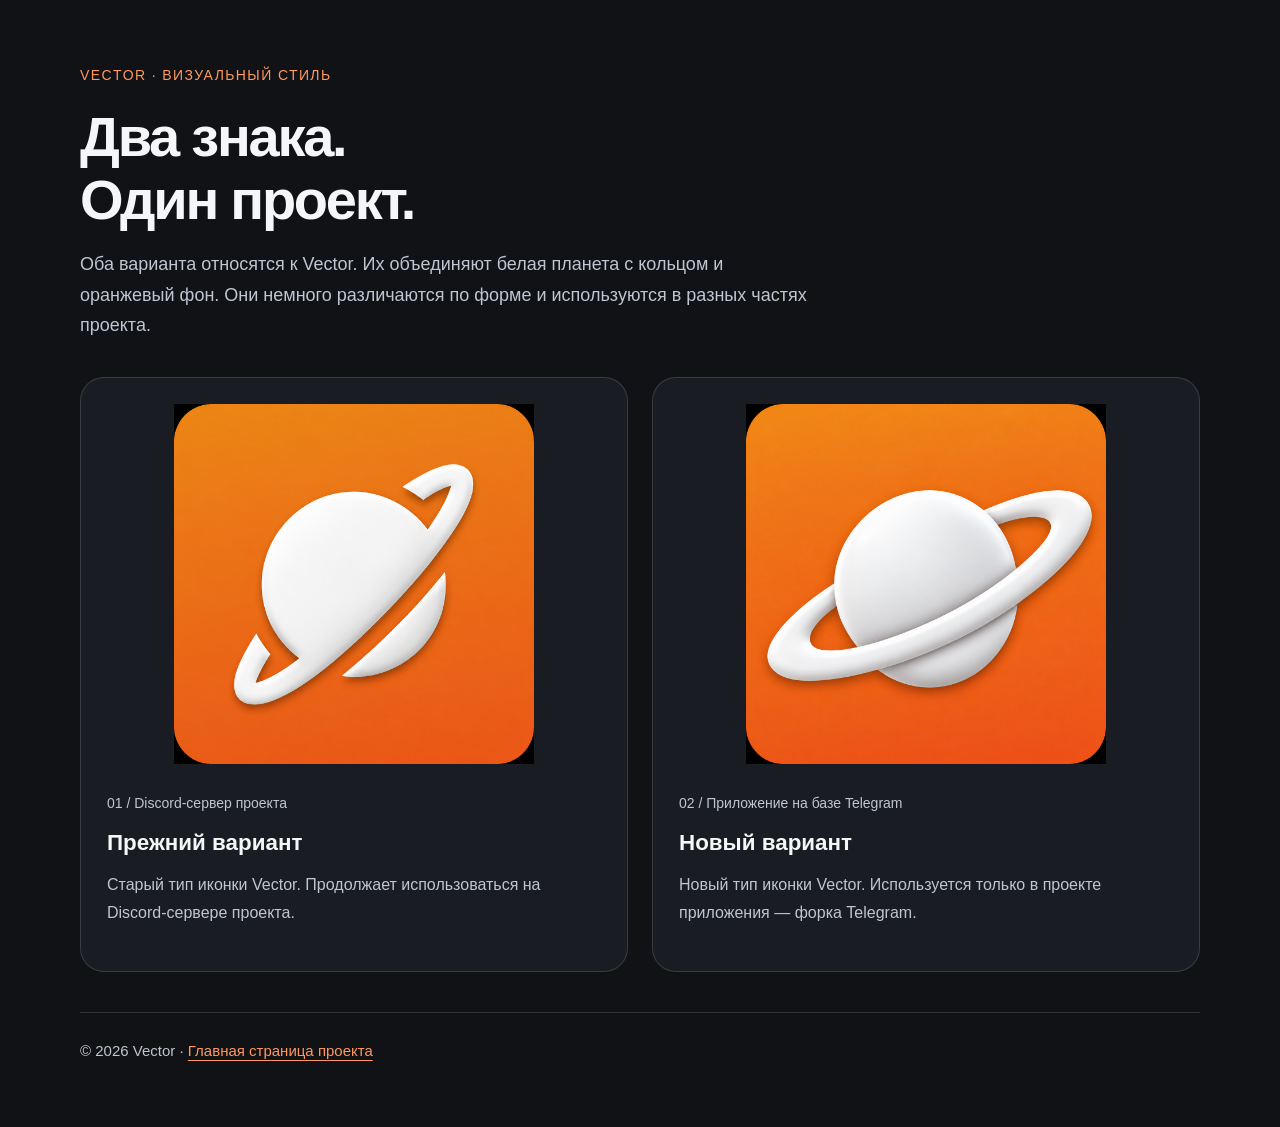
<file: brand/index.html>
<!doctype html>
<html lang="ru"><head><meta charset="utf-8"><meta name="viewport" content="width=device-width, initial-scale=1"><meta name="color-scheme" content="dark"><meta name="darkreader-lock"><meta name="theme-color" content="#101216"><title>Логотипы Vector — Discord и Telegram-клиент</title><meta name="description" content="Два варианта логотипа Vector: прежний знак для Discord-сервера проекта и новый знак для приложения на базе Telegram."><meta name="robots" content="index, follow, max-image-preview:large"><link rel="canonical" href="https://demo7-bit.github.io/brand/"><link rel="icon" href="../assets/brand/vector-telegram-client-logo.png"><style>
:root{color-scheme:dark;color-scheme:only dark}*{box-sizing:border-box}body{margin:0;background:#101216;color:#f5f6f8;font:1rem/1.7 Arial,Helvetica,sans-serif;-webkit-user-select:none;user-select:none;-webkit-touch-callout:none}main{max-width:1120px;width:calc(100% - 40px);margin:0 auto;padding:64px 0}a{color:#ff995e;text-underline-offset:4px}a:focus-visible{outline:3px solid #ff995e;outline-offset:6px}.label{font-size:.875rem;letter-spacing:.1em;color:#ff995e;text-transform:uppercase}h1{font-size:clamp(2.2rem,5vw,3.5rem);letter-spacing:-.04em;line-height:1.12;margin:18px 0}h2{font-size:1.4rem;line-height:1.3;margin:0 0 14px}p{color:#c0c5d0;margin:0 0 18px}.intro{max-width:740px;font-size:1.125rem}.logos{display:grid;grid-template-columns:repeat(2,minmax(0,1fr));gap:24px;margin-top:36px}figure{margin:0;padding:26px;background:#191c22;border:1px solid #ffffff24;border-radius:24px;min-width:0}figure img{display:block;width:100%;height:auto;max-width:360px;margin:0 auto 28px;-webkit-user-drag:none}figcaption p{font-size:1rem;line-height:1.75}figcaption small{font-size:.875rem;display:block;color:#c0c5d0;margin-bottom:12px}footer{border-top:1px solid #ffffff24;margin-top:40px;padding-top:25px;font-size:.9375rem;color:#c0c5d0}@media(max-width:680px){main{padding:36px 0}.logos{grid-template-columns:1fr;gap:20px}figure{padding:22px}figure img{max-width:300px}.intro{font-size:1rem}}
</style><script type="application/ld+json">{"@context":"https://schema.org","@type":"CollectionPage","name":"Логотипы Vector","url":"https://demo7-bit.github.io/brand/","description":"Два варианта логотипа одного проекта: для Discord-сервера и приложения на базе Telegram.","inLanguage":"ru","mainEntity":[{"@type":"ImageObject","name":"Прежний логотип Vector для Discord","contentUrl":"https://demo7-bit.github.io/assets/brand/vector-discord-logo.png","caption":"Прежний вариант логотипа Vector, используемый на Discord-сервере проекта."},{"@type":"ImageObject","name":"Новый логотип Vector для Telegram-клиента","contentUrl":"https://demo7-bit.github.io/assets/brand/vector-telegram-client-logo.png","caption":"Новый вариант логотипа Vector, используемый только в проекте приложения на базе Telegram."}]}</script></head><body><main><div class="label">Vector · Визуальный стиль</div><h1>Два знака.<br>Один проект.</h1><p class="intro">Оба варианта относятся к Vector. Их объединяют белая планета с кольцом и оранжевый фон. Они немного различаются по форме и используются в разных частях проекта.</p><div class="logos"><figure><img src="../assets/brand/vector-discord-logo.png" alt="Прежняя иконка Vector для Discord-сервера: белая планета с диагональным разомкнутым кольцом на оранжевом фоне" width="1254" height="1254" draggable="false"><figcaption><small>01 / Discord-сервер проекта</small><h2>Прежний вариант</h2><p>Старый тип иконки Vector. Продолжает использоваться на Discord-сервере проекта.</p></figcaption></figure><figure><img src="../assets/brand/vector-telegram-client-logo.png" alt="Новая иконка Vector для Telegram-клиента: объёмная белая планета с цельным кольцом на оранжевом фоне" width="1254" height="1254" draggable="false"><figcaption><small>02 / Приложение на базе Telegram</small><h2>Новый вариант</h2><p>Новый тип иконки Vector. Используется только в проекте приложения — форка Telegram.</p></figcaption></figure></div><footer>© 2026 Vector · <a href="../">Главная страница проекта</a></footer></main><script>['copy','cut','dragstart','selectstart','contextmenu'].forEach(function(name){document.addEventListener(name,function(event){event.preventDefault()})});</script></body></html>
</file>
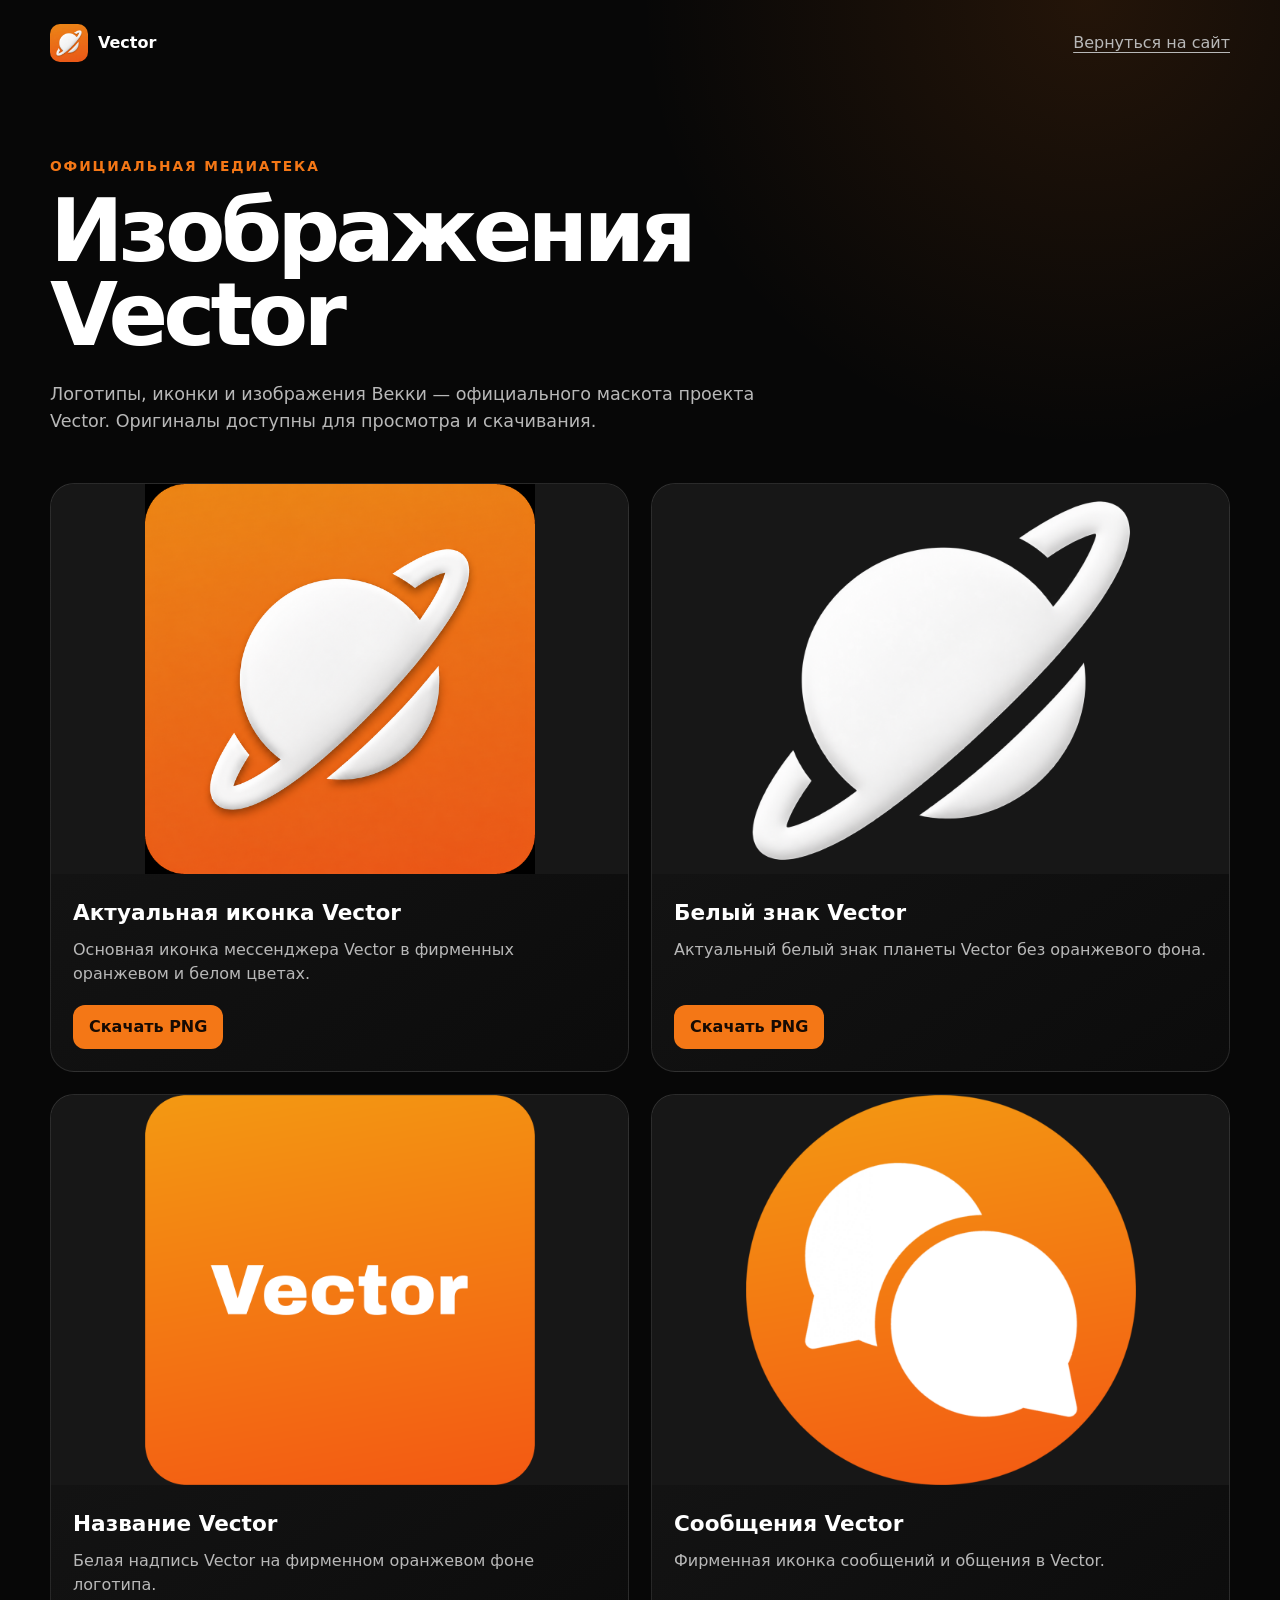
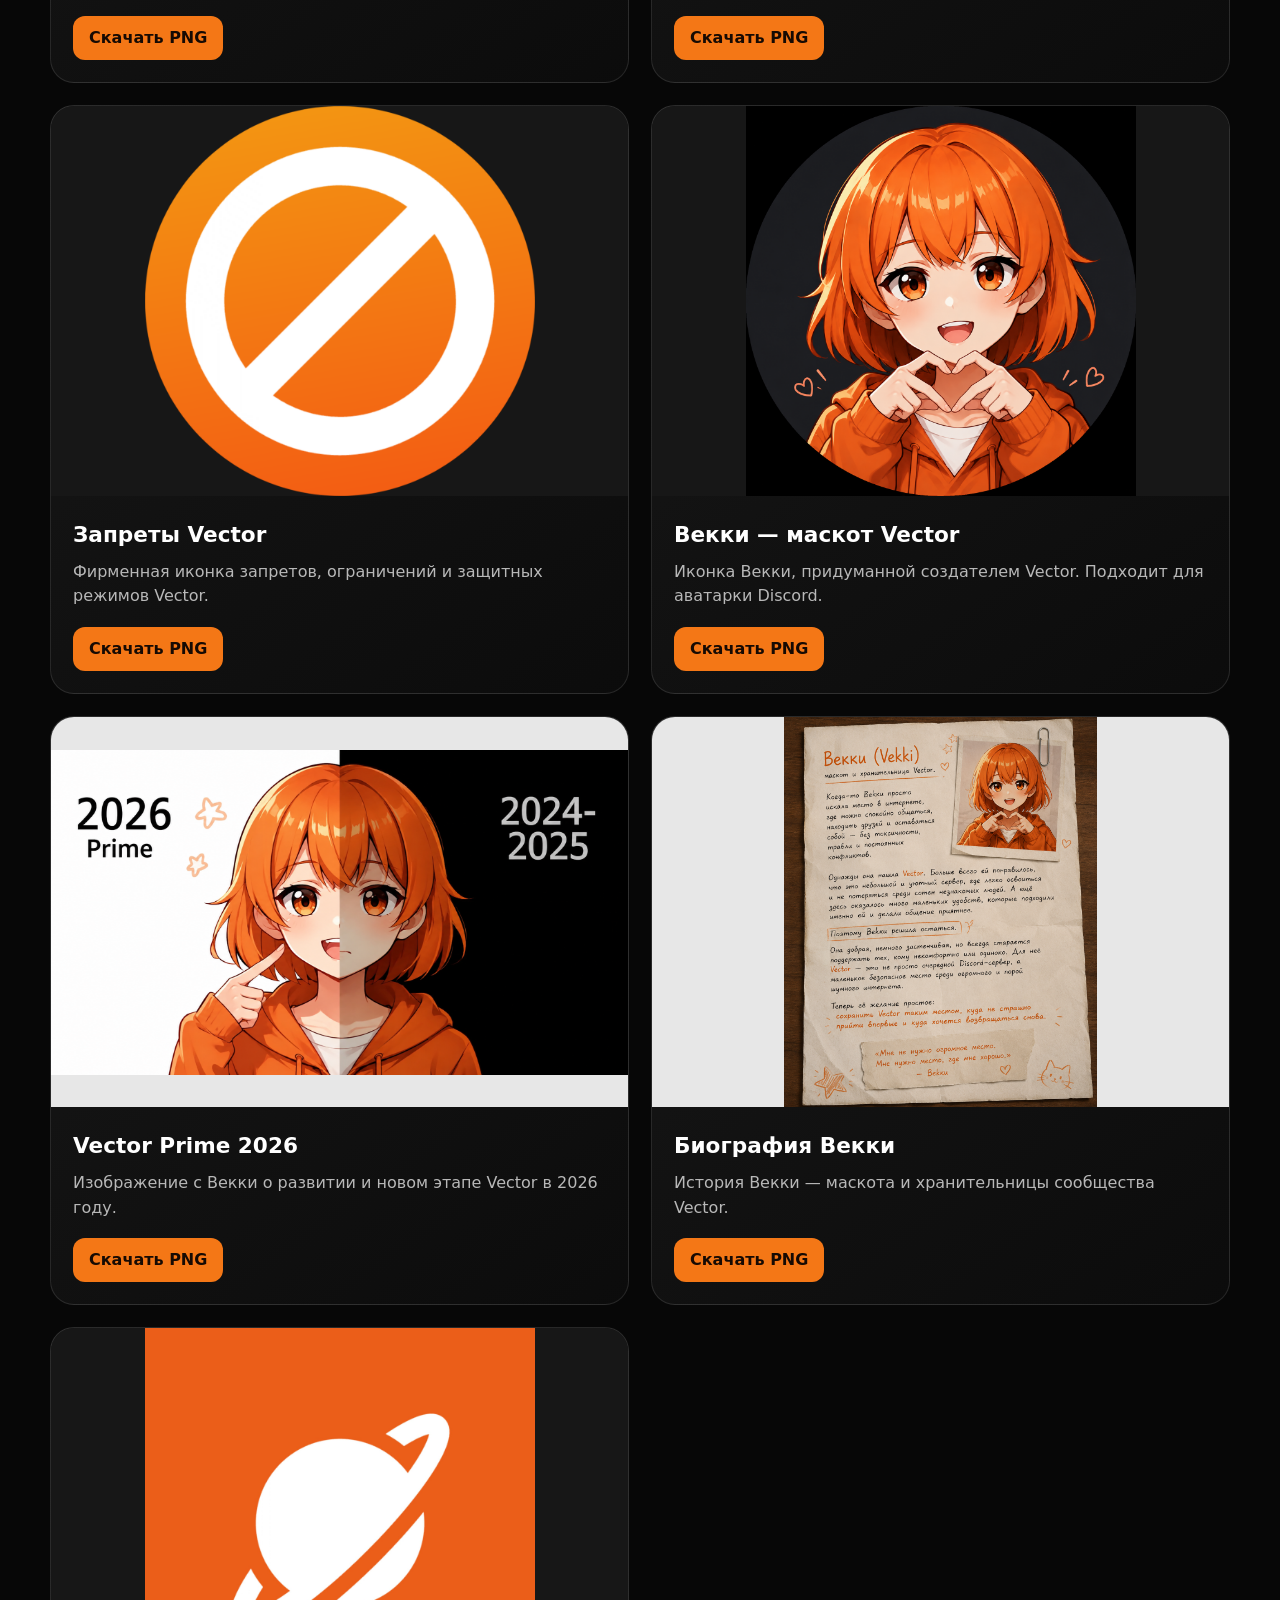
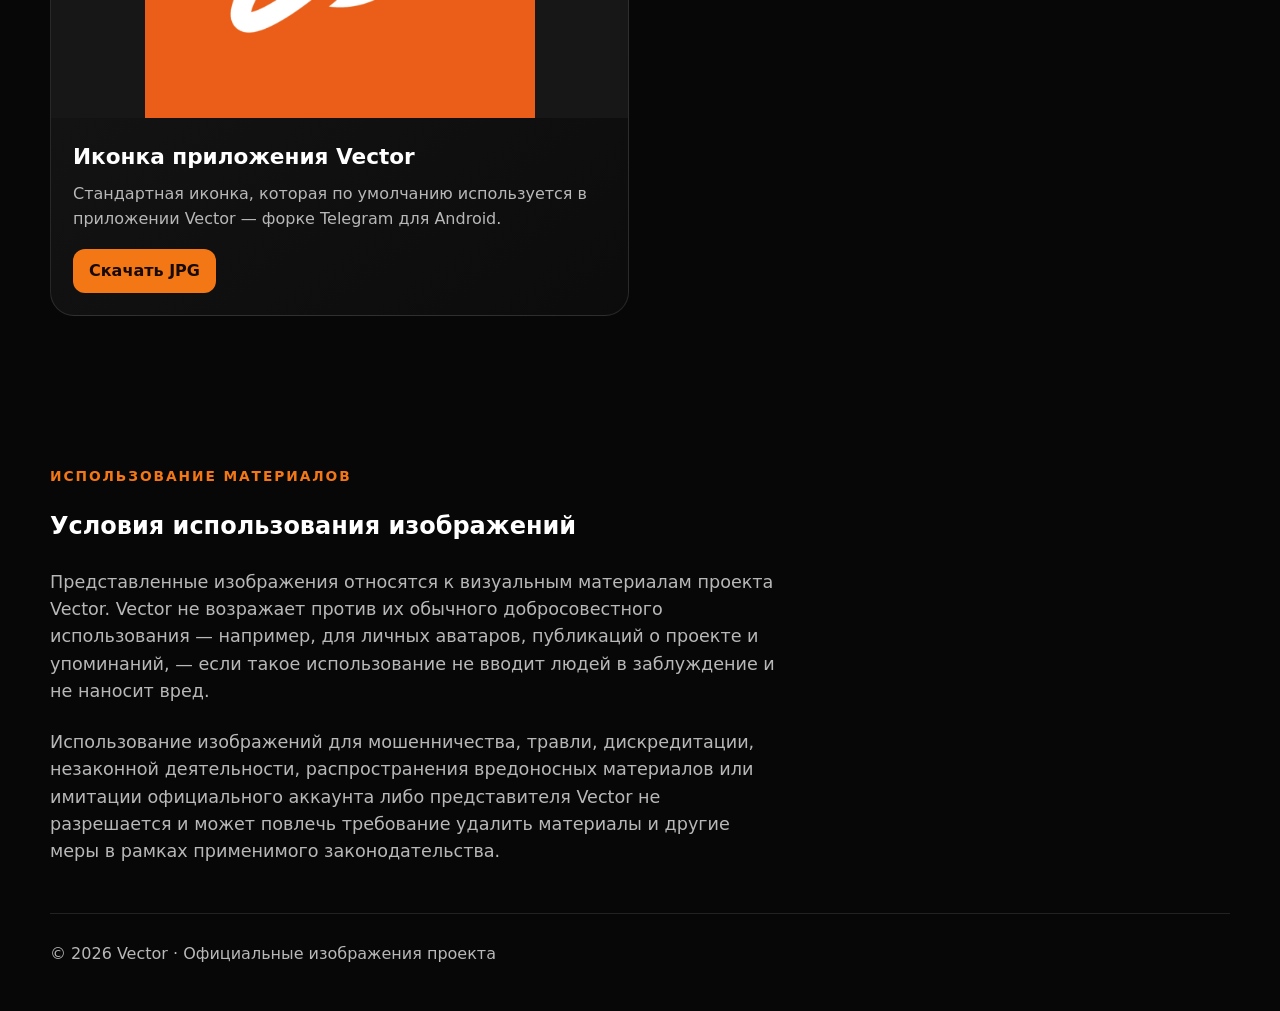
<file: vector-images.html>
<!doctype html>
<html lang="ru">
<head>
  <meta charset="UTF-8" />
  <meta name="viewport" content="width=device-width, initial-scale=1" />
  <meta name="robots" content="index,follow,max-image-preview:large" />
  <title>Vector — логотипы, иконки и маскот Векки</title>
  <meta name="description" content="Официальные изображения мессенджера Vector: логотип, иконки сообщений и запретов, маскот Векки, Vector Prime 2026 и биография Векки." />
  <link rel="canonical" href="https://demo7-bit.github.io/vector-images.html" />
  <link rel="icon" type="image/png" href="assets/favicon-32.png" />
  <link rel="stylesheet" href="gallery.css" />
  <script type="application/ld+json">
  {
    "@context": "https://schema.org",
    "@type": "CollectionPage",
    "name": "Официальные изображения Vector",
    "url": "https://demo7-bit.github.io/vector-images.html",
    "about": {"@type":"SoftwareApplication","name":"Vector","applicationCategory":"CommunicationApplication","operatingSystem":"Android"},
    "hasPart": [
      {"@type":"ImageObject","name":"Актуальная иконка мессенджера Vector","contentUrl":"https://demo7-bit.github.io/assets/vector-messenger-current-icon.png","description":"Официальная актуальная оранжевая иконка мессенджера Vector с белым знаком планеты."},
      {"@type":"ImageObject","name":"Белый знак Vector без фона","contentUrl":"https://demo7-bit.github.io/assets/vector-white-saturn-logo-transparent.png","description":"Белый знак планеты Vector на прозрачном фоне."},
      {"@type":"ImageObject","name":"Название Vector на оранжевом фоне","contentUrl":"https://demo7-bit.github.io/assets/vector-wordmark-orange.png","description":"Белая надпись Vector на фирменном оранжевом фоне."},
      {"@type":"ImageObject","name":"Иконка сообщений Vector","contentUrl":"https://demo7-bit.github.io/assets/vector-messages-icon.png","description":"Оранжевая иконка сообщений мессенджера Vector."},
      {"@type":"ImageObject","name":"Иконка запретов Vector","contentUrl":"https://demo7-bit.github.io/assets/vector-restrictions-icon.png","description":"Оранжевая иконка запретов и ограничений Vector."},
      {"@type":"ImageObject","name":"Векки — маскот Vector","contentUrl":"https://demo7-bit.github.io/assets/vekki-vector-mascot-avatar.png","description":"Аниме-маскот мессенджера Vector Векки, изображение для аватарки Discord."},
      {"@type":"ImageObject","name":"Vector Prime 2026 с Векки","contentUrl":"https://demo7-bit.github.io/assets/vector-prime-2026-vekki.png","description":"Векки показывает развитие и новый этап Vector в 2026 году."},
      {"@type":"ImageObject","name":"Биография Векки — маскота Vector","contentUrl":"https://demo7-bit.github.io/assets/vekki-vector-mascot-biography.png","description":"Иллюстрированная биография Векки, маскота и хранительницы Vector."},
      {"@type":"ImageObject","name":"Стандартная иконка приложения Vector — форка Telegram","contentUrl":"https://demo7-bit.github.io/assets/vector-telegram-fork-default-app-icon.jpg","description":"Иконка приложения Vector, которая используется по умолчанию в форке Telegram для Android."}
    ]
  }
  </script>
</head>
<body>
  <header class="gallery-header">
    <a class="gallery-brand" href="index.html"><img src="assets/vector-logo.webp" width="38" height="38" alt="" />Vector</a>
    <a class="back-link" href="index.html">Вернуться на сайт</a>
  </header>
  <main class="gallery-main">
    <section class="gallery-hero">
      <p class="eyebrow">Официальная медиатека</p>
      <h1>Изображения Vector</h1>
      <p class="gallery-lead">Логотипы, иконки и изображения Векки — официального маскота проекта Vector. Оригиналы доступны для просмотра и скачивания.</p>
    </section>
    <section class="image-grid" aria-label="Галерея изображений Vector">
      <article class="image-card"><div class="image-frame"><img src="assets/vector-messenger-current-icon.png" width="1254" height="1254" alt="Актуальная иконка мессенджера Vector — белая планета на оранжевом фоне" /></div><div class="image-copy"><h2>Актуальная иконка Vector</h2><p>Основная иконка мессенджера Vector в фирменных оранжевом и белом цветах.</p><a class="download-link" href="assets/vector-messenger-current-icon.png" download>Скачать PNG</a></div></article>
      <article class="image-card"><div class="image-frame"><img src="assets/vector-white-saturn-logo-transparent.png" width="1536" height="1024" alt="Белый знак планеты Vector без оранжевого фона" /></div><div class="image-copy"><h2>Белый знак Vector</h2><p>Актуальный белый знак планеты Vector без оранжевого фона.</p><a class="download-link" href="assets/vector-white-saturn-logo-transparent.png" download>Скачать PNG</a></div></article>
      <article class="image-card"><div class="image-frame"><img src="assets/vector-wordmark-orange.png" width="2048" height="2048" alt="Белая надпись Vector на фирменном оранжевом фоне" /></div><div class="image-copy"><h2>Название Vector</h2><p>Белая надпись Vector на фирменном оранжевом фоне логотипа.</p><a class="download-link" href="assets/vector-wordmark-orange.png" download>Скачать PNG</a></div></article>
      <article class="image-card"><div class="image-frame"><img src="assets/vector-messages-icon.png" width="2048" height="2048" alt="Оранжевая иконка сообщений мессенджера Vector" /></div><div class="image-copy"><h2>Сообщения Vector</h2><p>Фирменная иконка сообщений и общения в Vector.</p><a class="download-link" href="assets/vector-messages-icon.png" download>Скачать PNG</a></div></article>
      <article class="image-card"><div class="image-frame"><img src="assets/vector-restrictions-icon.png" width="2048" height="2048" alt="Оранжевая иконка запретов и ограничений Vector" /></div><div class="image-copy"><h2>Запреты Vector</h2><p>Фирменная иконка запретов, ограничений и защитных режимов Vector.</p><a class="download-link" href="assets/vector-restrictions-icon.png" download>Скачать PNG</a></div></article>
      <article class="image-card"><div class="image-frame"><img src="assets/vekki-vector-mascot-avatar.png" width="1254" height="1254" alt="Векки — рыжеволосая аниме-девушка и маскот мессенджера Vector" /></div><div class="image-copy"><h2>Векки — маскот Vector</h2><p>Иконка Векки, придуманной создателем Vector. Подходит для аватарки Discord.</p><a class="download-link" href="assets/vekki-vector-mascot-avatar.png" download>Скачать PNG</a></div></article>
      <article class="image-card"><div class="image-frame image-frame--light"><img src="assets/vector-prime-2026-vekki.png" width="1672" height="941" alt="Векки и надпись Vector Prime 2026, символ развития проекта в 2026 году" /></div><div class="image-copy"><h2>Vector Prime 2026</h2><p>Изображение с Векки о развитии и новом этапе Vector в 2026 году.</p><a class="download-link" href="assets/vector-prime-2026-vekki.png" download>Скачать PNG</a></div></article>
      <article class="image-card"><div class="image-frame image-frame--light"><img src="assets/vekki-vector-mascot-biography.png" width="1122" height="1402" alt="Иллюстрированная биография Векки — маскота и хранительницы Vector" /></div><div class="image-copy"><h2>Биография Векки</h2><p>История Векки — маскота и хранительницы сообщества Vector.</p><a class="download-link" href="assets/vekki-vector-mascot-biography.png" download>Скачать PNG</a></div></article>
      <article class="image-card"><div class="image-frame"><img src="assets/vector-telegram-fork-default-app-icon.jpg" width="2048" height="2048" alt="Стандартная иконка приложения Vector — форка Telegram для Android" /></div><div class="image-copy"><h2>Иконка приложения Vector</h2><p>Стандартная иконка, которая по умолчанию используется в приложении Vector — форке Telegram для Android.</p><a class="download-link" href="assets/vector-telegram-fork-default-app-icon.jpg" download>Скачать JPG</a></div></article>
    </section>
    <section class="gallery-hero" aria-labelledby="image-usage-title">
      <p class="eyebrow">Использование материалов</p>
      <h2 id="image-usage-title">Условия использования изображений</h2>
      <p class="gallery-lead">Представленные изображения относятся к визуальным материалам проекта Vector. Vector не возражает против их обычного добросовестного использования — например, для личных аватаров, публикаций о проекте и упоминаний, — если такое использование не вводит людей в заблуждение и не наносит вред.</p>
      <p class="gallery-lead">Использование изображений для мошенничества, травли, дискредитации, незаконной деятельности, распространения вредоносных материалов или имитации официального аккаунта либо представителя Vector не разрешается и может повлечь требование удалить материалы и другие меры в рамках применимого законодательства.</p>
    </section>
  </main>
  <footer class="gallery-footer">© 2026 Vector · Официальные изображения проекта</footer>
</body>
</html>
</file>
<file: gallery.css>
:root {
  --bg: #070707;
  --surface: #111;
  --text: #fff;
  --muted: #b8b8b8;
  --brand: #f47716;
  --border: rgba(255,255,255,.11);
}
* { box-sizing: border-box; }
html { color-scheme: dark; scroll-behavior: smooth; }
body { margin: 0; background: radial-gradient(circle at 85% 0, rgba(244,119,22,.12), transparent 28rem), var(--bg); color: var(--text); font-family: Inter, ui-sans-serif, system-ui, sans-serif; line-height: 1.55; }
a { color: inherit; }
.gallery-header, .gallery-main, .gallery-footer { width: min(1180px, calc(100% - 32px)); margin-inline: auto; }
.gallery-header { display: flex; align-items: center; justify-content: space-between; gap: 20px; padding: 24px 0; }
.gallery-brand { display: inline-flex; align-items: center; gap: 10px; font-weight: 800; text-decoration: none; }
.gallery-brand img { width: 38px; height: 38px; border-radius: 10px; }
.back-link { color: var(--muted); text-underline-offset: 4px; }
.gallery-hero { max-width: 850px; padding: 70px 0 48px; }
.eyebrow { margin: 0 0 12px; color: var(--brand); font-size: .86rem; font-weight: 850; letter-spacing: .14em; text-transform: uppercase; }
h1 { margin: 0; font-size: clamp(2.5rem, 7vw, 5.5rem); line-height: .95; letter-spacing: -.055em; }
.gallery-lead { max-width: 730px; margin: 24px 0 0; color: var(--muted); font-size: 1.1rem; }
.image-grid { display: grid; grid-template-columns: repeat(2, minmax(0,1fr)); gap: 22px; padding-bottom: 80px; }
.image-card { overflow: hidden; border: 1px solid var(--border); border-radius: 24px; background: linear-gradient(145deg, rgba(25,25,25,.96), rgba(12,12,12,.96)); }
.image-frame { display: grid; min-height: 290px; place-items: center; overflow: hidden; background: #171717; }
.image-frame--light { background: #e7e7e7; }
.image-frame img { width: 100%; height: 390px; object-fit: contain; }
.image-copy { padding: 22px; }
.image-copy h2 { margin: 0; font-size: 1.35rem; }
.image-copy p { min-height: 3.1em; margin: 8px 0 18px; color: var(--muted); }
.download-link { display: inline-flex; min-height: 44px; align-items: center; padding: 0 16px; border-radius: 12px; background: var(--brand); color: #160a03; font-weight: 800; text-decoration: none; }
.gallery-footer { padding: 28px 0 44px; border-top: 1px solid var(--border); color: var(--muted); }
@media (max-width: 720px) {
  .gallery-header { align-items: flex-start; }
  .gallery-hero { padding-top: 44px; }
  .image-grid { grid-template-columns: 1fr; }
  .image-frame img { height: 320px; }
  .image-copy p { min-height: 0; }
}
</file>
